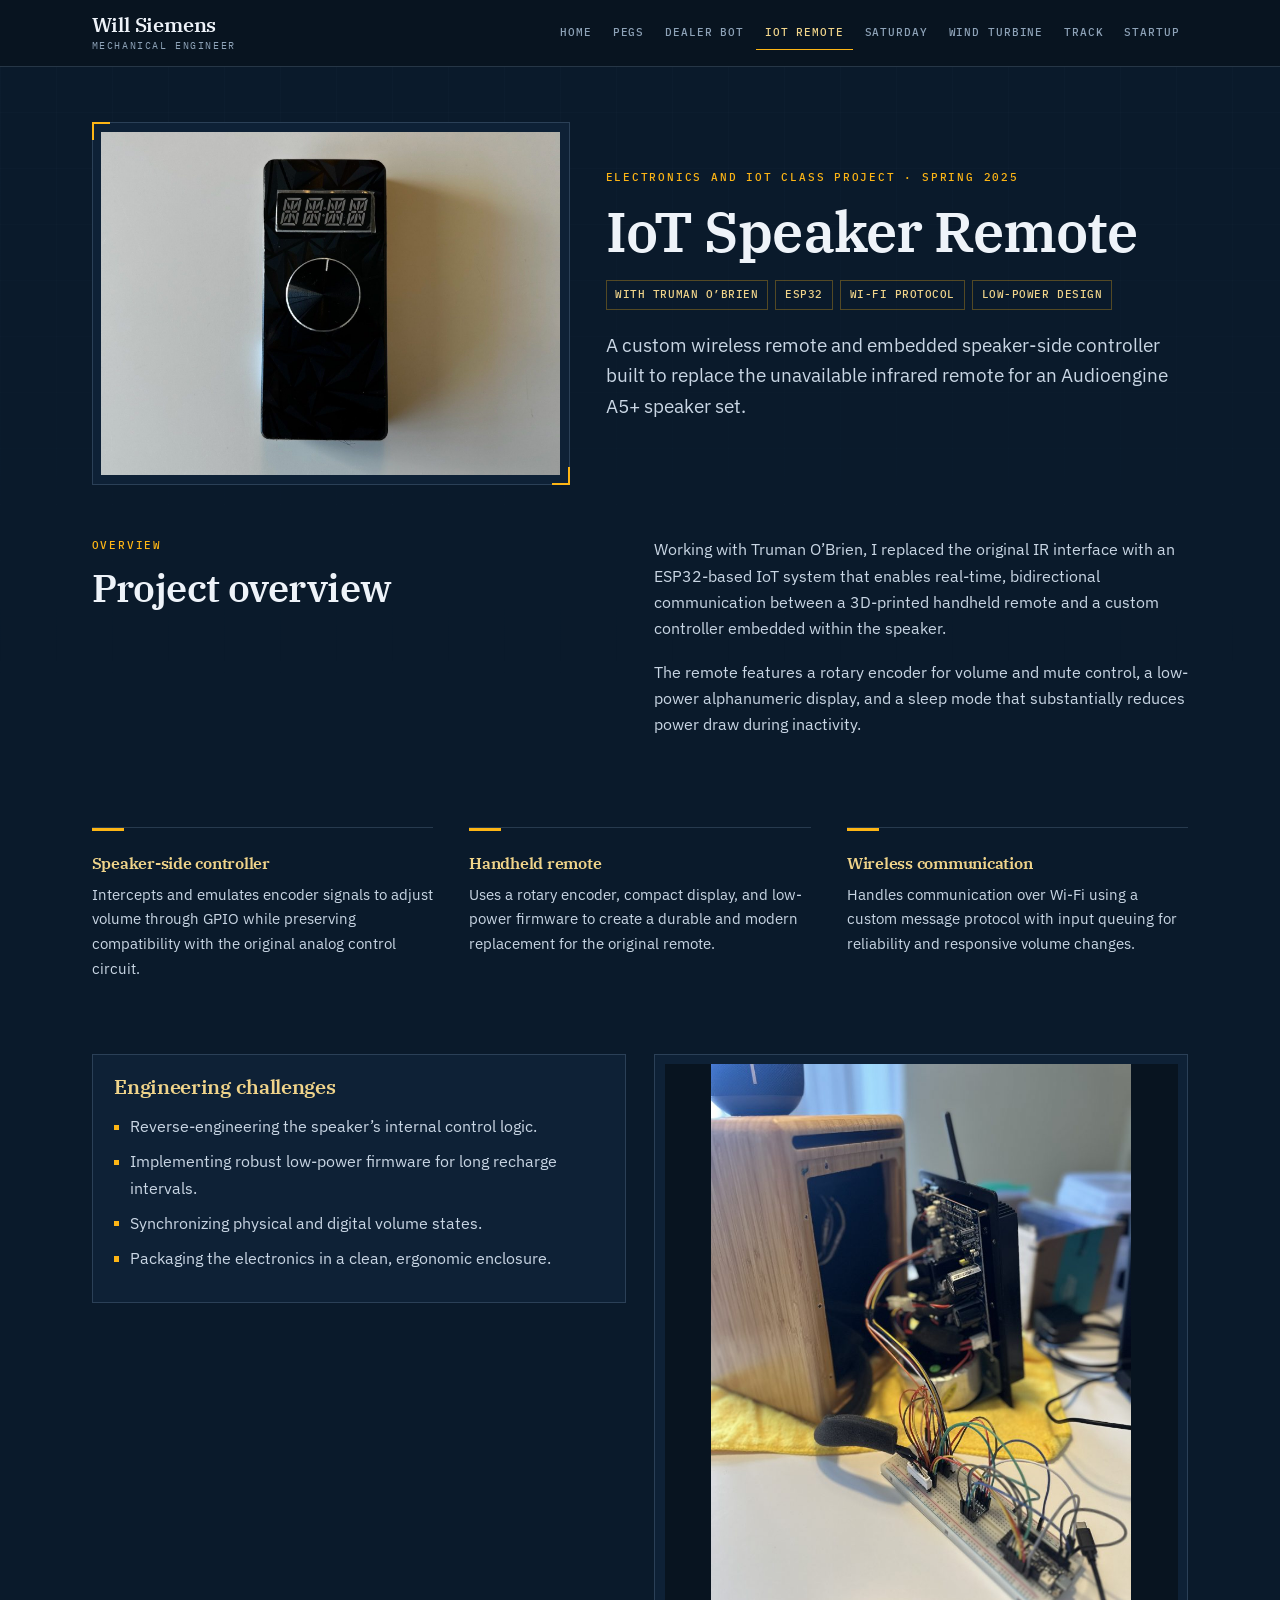
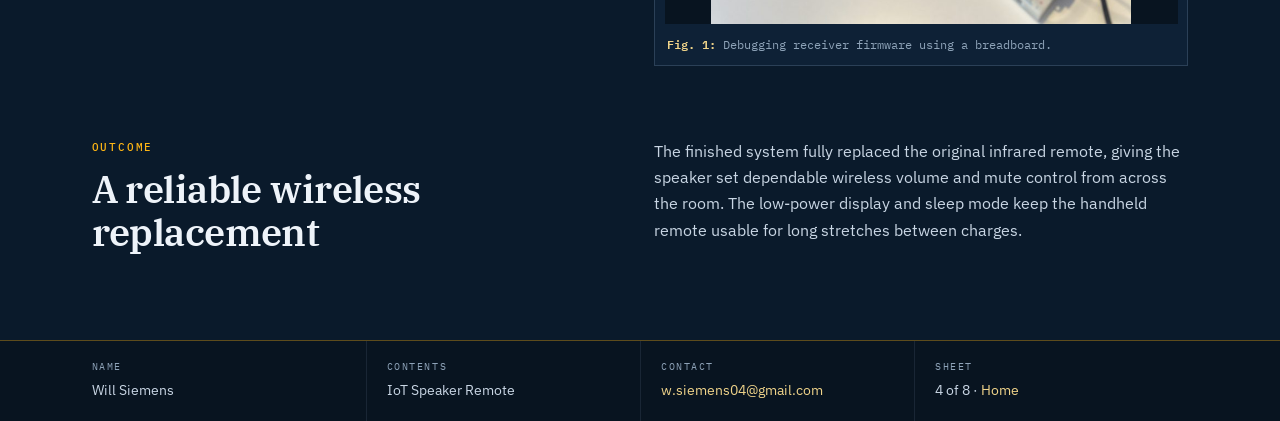
<file: iot-remote.html>
<!DOCTYPE html>
<html lang="en">
<head>
    <meta charset="UTF-8">
    <meta name="viewport" content="width=device-width, initial-scale=1.0">
    <title>IoT Remote | Will Siemens</title>
    <meta name="description" content="IoT remote project by Will Siemens and Truman O’Brien for wireless control of an Audioengine A5+ speaker set.">
    <link rel="preconnect" href="https://fonts.googleapis.com">
    <link rel="preconnect" href="https://fonts.gstatic.com" crossorigin>
    <link href="https://fonts.googleapis.com/css2?family=IBM+Plex+Mono:wght@400;500;600&family=IBM+Plex+Sans:wght@400;500;600;700&family=IBM+Plex+Serif:wght@500;600;700&display=swap" rel="stylesheet">
    <link rel="stylesheet" href="style.css">
    <script src="script.js" defer></script>
</head>
<body>
    <header class="site-header">
        <nav class="nav-shell" aria-label="Primary navigation">
            <a class="brand" href="index.html">
                <span class="brand-name">Will Siemens</span>
                <span class="brand-tagline">Mechanical Engineer</span>
            </a>
            <ul class="nav-links">
                <li><a href="index.html">Home</a></li>
                <li><a href="pegs.html">PeGS</a></li>
                <li><a href="dealer-bot.html">Dealer Bot</a></li>
                <li><a class="active" href="iot-remote.html" aria-current="page">IoT Remote</a></li>
                <li><a href="saturday-projects.html">Saturday</a></li>
                <li><a href="wind-turbine.html">Wind Turbine</a></li>
                <li><a href="track.html">Track</a></li>
                <li><a href="startup.html">Startup</a></li>
            </ul>
        </nav>
    </header>

    <main class="page-shell">
        <section class="project-hero reverse">
            <div class="project-copy">
                <p class="eyebrow">Electronics and IoT class project · Spring 2025</p>
                <h1>IoT Speaker Remote</h1>
                <div class="project-meta">
                    <span class="meta-pill">With Truman O’Brien</span>
                    <span class="meta-pill">ESP32</span>
                    <span class="meta-pill">Wi-Fi protocol</span>
                    <span class="meta-pill">Low-power design</span>
                </div>
                <p class="lede">A custom wireless remote and embedded speaker-side controller built to replace the unavailable infrared remote for an Audioengine A5+ speaker set.</p>
            </div>
            <div class="project-media contain">
                <img src="photos/ME100Remotewhite-edited.jpg" alt="Custom IoT remote">
            </div>
        </section>

        <section class="two-column section-tight">
            <div>
                <p class="eyebrow">Overview</p>
                <h2>Project overview</h2>
            </div>
            <div>
                <p>Working with Truman O’Brien, I replaced the original IR interface with an ESP32-based IoT system that enables real-time, bidirectional communication between a 3D-printed handheld remote and a custom controller embedded within the speaker.</p>
                <p>The remote features a rotary encoder for volume and mute control, a low-power alphanumeric display, and a sleep mode that substantially reduces power draw during inactivity.</p>
            </div>
        </section>

        <section class="section">
            <div class="specs-grid">
                <div class="spec-box">
                    <h4>Speaker-side controller</h4>
                    <p>Intercepts and emulates encoder signals to adjust volume through GPIO while preserving compatibility with the original analog control circuit.</p>
                </div>
                <div class="spec-box">
                    <h4>Handheld remote</h4>
                    <p>Uses a rotary encoder, compact display, and low-power firmware to create a durable and modern replacement for the original remote.</p>
                </div>
                <div class="spec-box">
                    <h4>Wireless communication</h4>
                    <p>Handles communication over Wi-Fi using a custom message protocol with input queuing for reliability and responsive volume changes.</p>
                </div>
            </div>
        </section>

        <section class="section two-column">
            <div class="feature-panel">
                <h3>Engineering challenges</h3>
                <ul class="clean-list">
                    <li>Reverse-engineering the speaker’s internal control logic.</li>
                    <li>Implementing robust low-power firmware for long recharge intervals.</li>
                    <li>Synchronizing physical and digital volume states.</li>
                    <li>Packaging the electronics in a clean, ergonomic enclosure.</li>
                </ul>
            </div>
            <div class="image-box">
                <img src="photos/IMG_8892-768x1024.jpg" alt="Debugging receiver firmware on a breadboard">
                <p class="caption"><strong>Fig. 1:</strong> Debugging receiver firmware using a breadboard.</p>
            </div>
        </section>

        <section class="section two-column">
            <div>
                <p class="eyebrow">Outcome</p>
                <h2>A reliable wireless replacement</h2>
            </div>
            <div>
                <p>The finished system fully replaced the original infrared remote, giving the speaker set dependable wireless volume and mute control from across the room. The low-power display and sleep mode keep the handheld remote usable for long stretches between charges.</p>
            </div>
        </section>
    </main>

    <footer class="site-footer">
        <div class="footer-shell">
            <div class="tb-cell"><span class="tb-label">Name</span><span class="tb-value">Will Siemens</span></div>
            <div class="tb-cell"><span class="tb-label">Contents</span><span class="tb-value">IoT Speaker Remote</span></div>
            <div class="tb-cell"><span class="tb-label">Contact</span><span class="tb-value"><a href="mailto:w.siemens04@gmail.com">w.siemens04@gmail.com</a></span></div>
            <div class="tb-cell"><span class="tb-label">Sheet</span><span class="tb-value">4 of 8 · <a href="index.html">Home</a></span></div>
        </div>
    </footer>
</body>
</html>
</file>
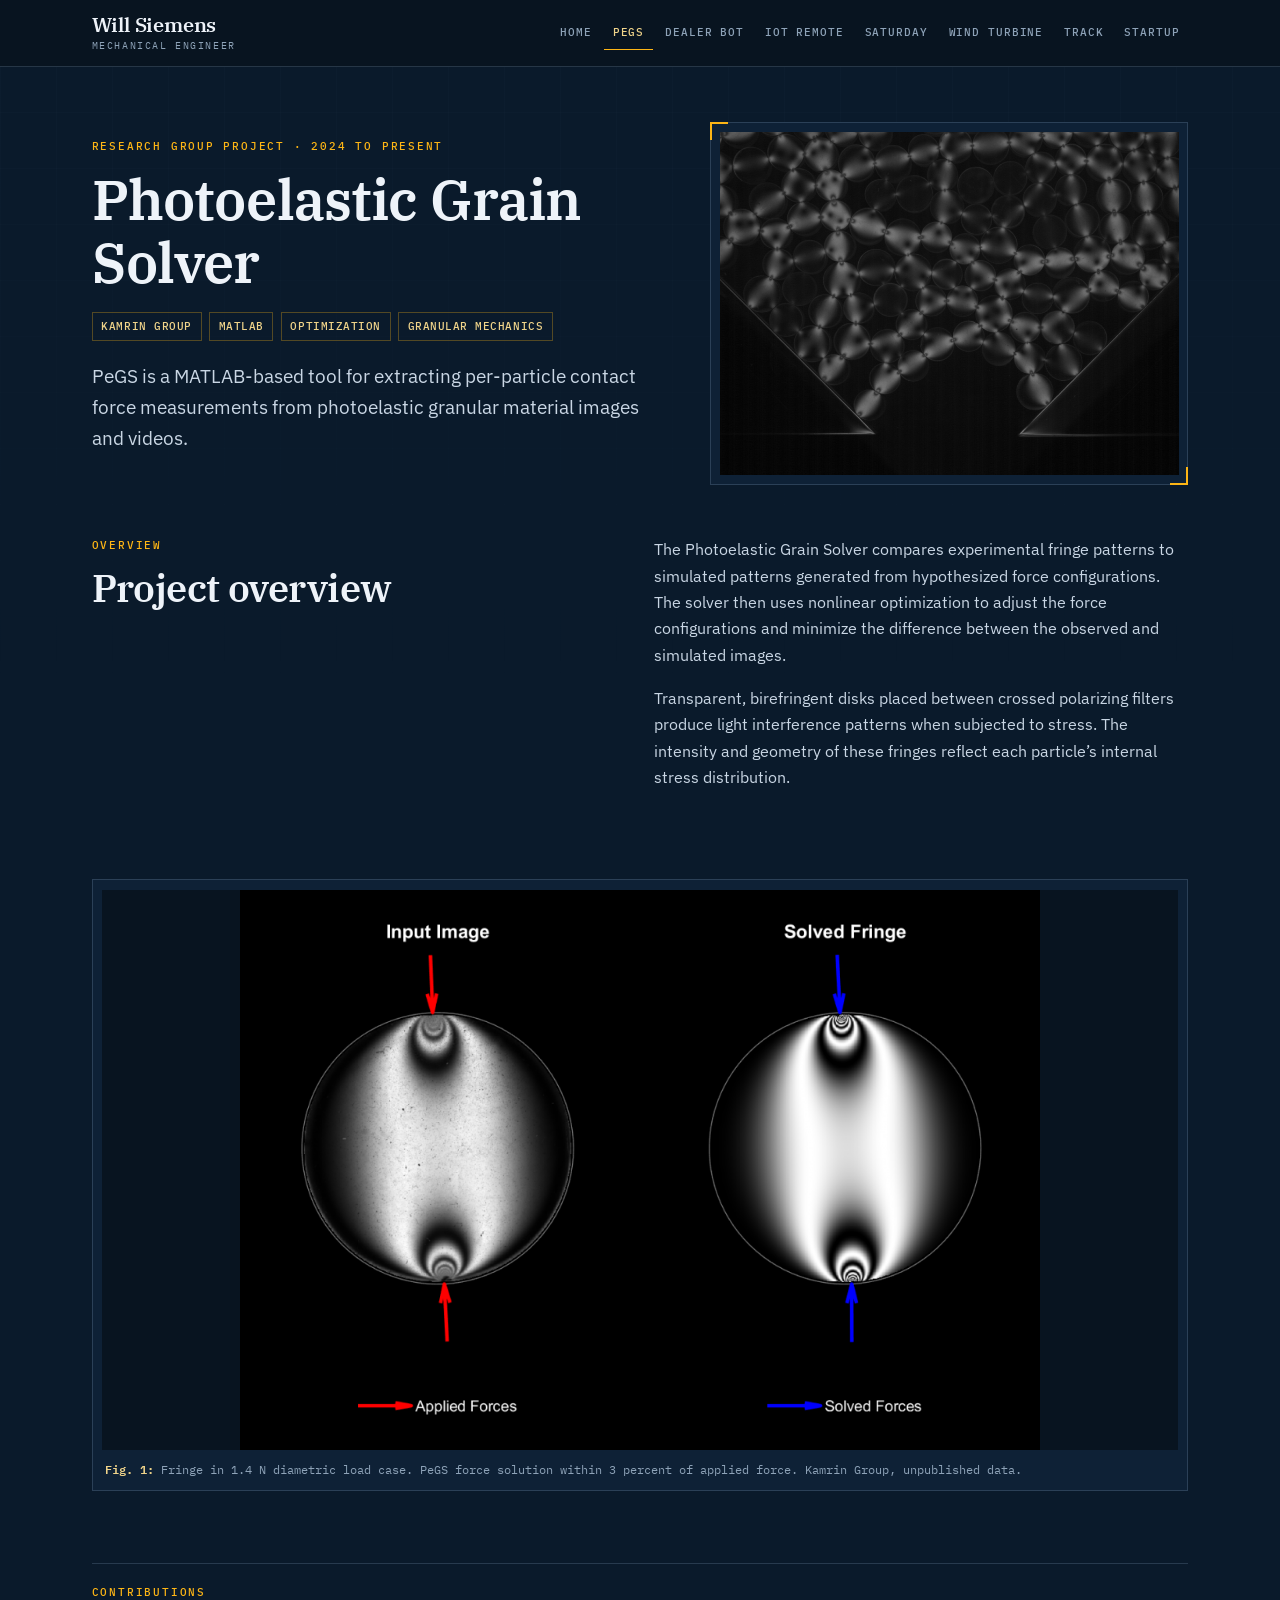
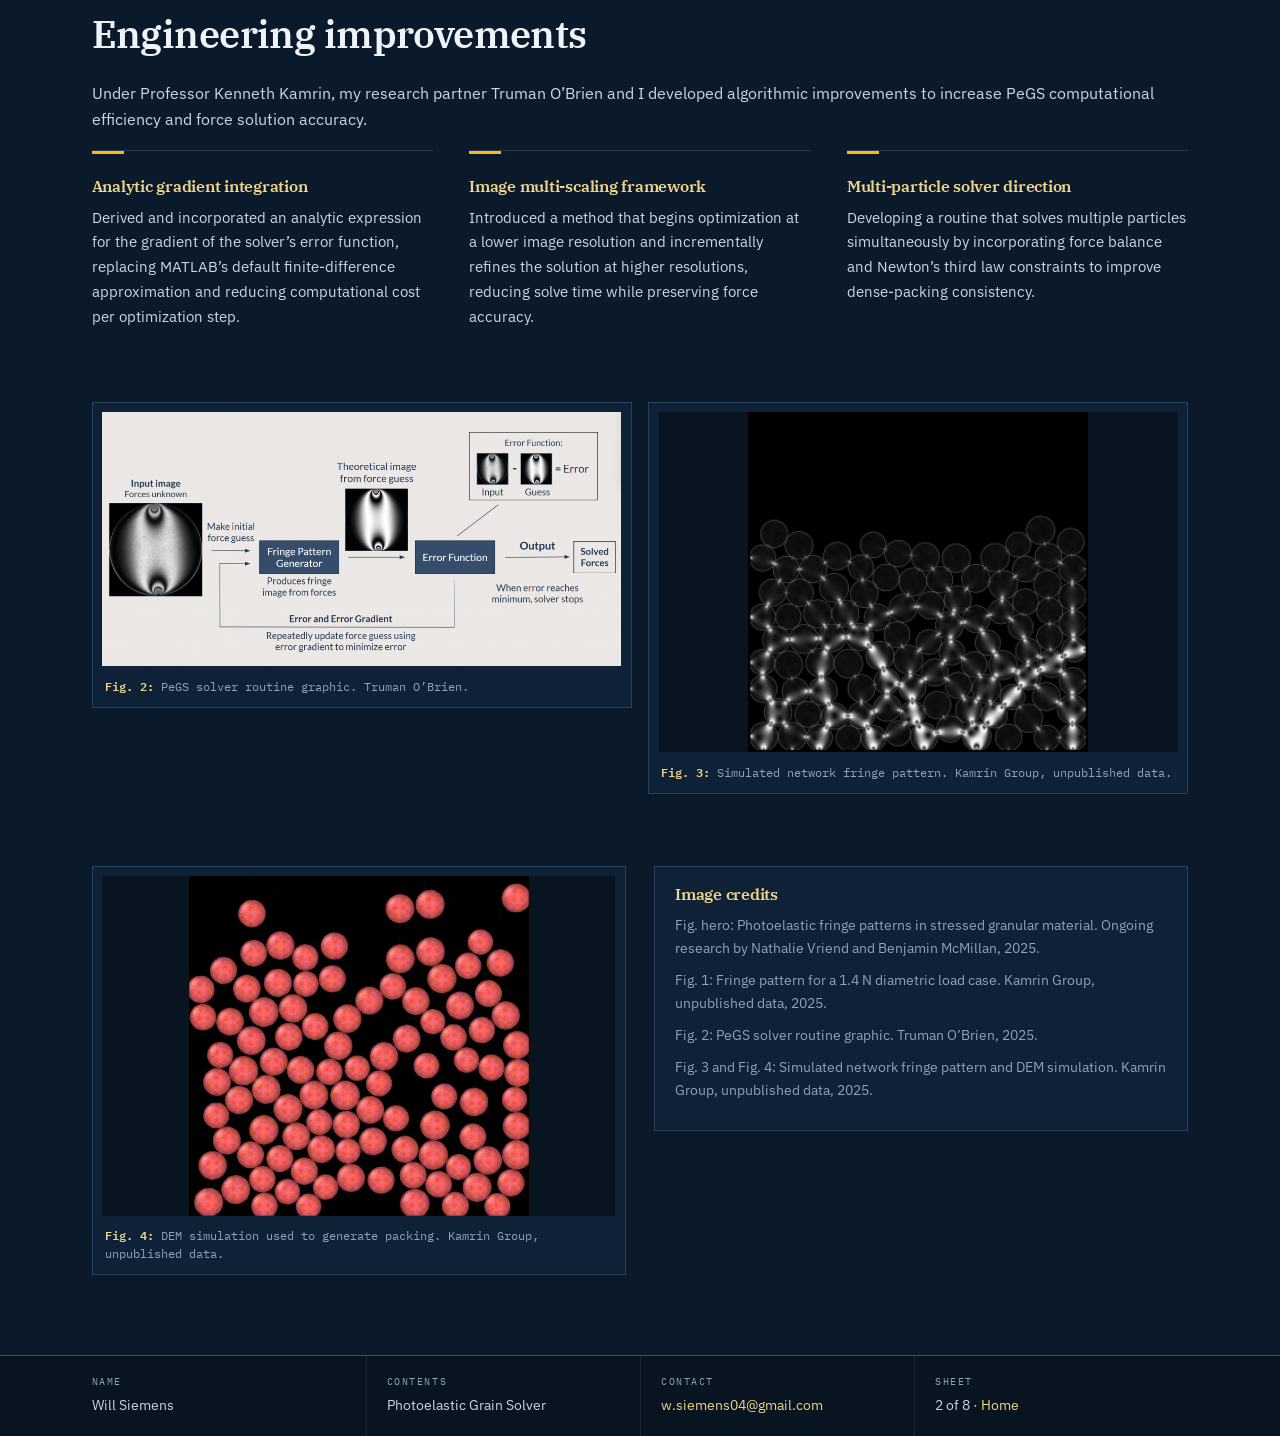
<file: pegs.html>
<!DOCTYPE html>
<html lang="en">
<head>
    <meta charset="UTF-8">
    <meta name="viewport" content="width=device-width, initial-scale=1.0">
    <title>PeGS | Will Siemens</title>
    <meta name="description" content="Photoelastic Grain Solver research project by Will Siemens, focused on MATLAB optimization for granular material force extraction.">
    <link rel="preconnect" href="https://fonts.googleapis.com">
    <link rel="preconnect" href="https://fonts.gstatic.com" crossorigin>
    <link href="https://fonts.googleapis.com/css2?family=IBM+Plex+Mono:wght@400;500;600&family=IBM+Plex+Sans:wght@400;500;600;700&family=IBM+Plex+Serif:wght@500;600;700&display=swap" rel="stylesheet">
    <link rel="stylesheet" href="style.css">
    <script src="script.js" defer></script>
</head>
<body>
    <header class="site-header">
        <nav class="nav-shell" aria-label="Primary navigation">
            <a class="brand" href="index.html">
                <span class="brand-name">Will Siemens</span>
                <span class="brand-tagline">Mechanical Engineer</span>
            </a>
            <ul class="nav-links">
                <li><a href="index.html">Home</a></li>
                <li><a class="active" href="pegs.html" aria-current="page">PeGS</a></li>
                <li><a href="dealer-bot.html">Dealer Bot</a></li>
                <li><a href="iot-remote.html">IoT Remote</a></li>
                <li><a href="saturday-projects.html">Saturday</a></li>
                <li><a href="wind-turbine.html">Wind Turbine</a></li>
                <li><a href="track.html">Track</a></li>
                <li><a href="startup.html">Startup</a></li>
            </ul>
        </nav>
    </header>

    <main class="page-shell">
        <section class="project-hero">
            <div class="project-copy">
                <p class="eyebrow">Research group project · 2024 to present</p>
                <h1>Photoelastic Grain Solver</h1>
                <div class="project-meta">
                    <span class="meta-pill">Kamrin Group</span>
                    <span class="meta-pill">MATLAB</span>
                    <span class="meta-pill">Optimization</span>
                    <span class="meta-pill">Granular mechanics</span>
                </div>
                <p class="lede">PeGS is a MATLAB-based tool for extracting per-particle contact force measurements from photoelastic granular material images and videos.</p>
            </div>
            <div class="project-media">
                <img src="photos/hopper1-1024x640.png" alt="Photoelastic granular material hopper">
            </div>
        </section>

        <section class="two-column section-tight">
            <div>
                <p class="eyebrow">Overview</p>
                <h2>Project overview</h2>
            </div>
            <div>
                <p>The Photoelastic Grain Solver compares experimental fringe patterns to simulated patterns generated from hypothesized force configurations. The solver then uses nonlinear optimization to adjust the force configurations and minimize the difference between the observed and simulated images.</p>
                <p>Transparent, birefringent disks placed between crossed polarizing filters produce light interference patterns when subjected to stress. The intensity and geometry of these fringes reflect each particle’s internal stress distribution.</p>
            </div>
        </section>

        <section class="section">
            <div class="image-box">
                <img src="photos/Diametric-Load-1024x717.png" alt="Fringe pattern comparison for a diametric load case">
                <p class="caption"><strong>Fig. 1:</strong> Fringe in 1.4 N diametric load case. PeGS force solution within 3 percent of applied force. Kamrin Group, unpublished data.</p>
            </div>
        </section>

        <section class="section">
            <div class="section-header">
                <div>
                    <p class="eyebrow">Contributions</p>
                    <h2>Engineering improvements</h2>
                </div>
            </div>
            <p>Under Professor Kenneth Kamrin, my research partner Truman O’Brien and I developed algorithmic improvements to increase PeGS computational efficiency and force solution accuracy.</p>
            <div class="specs-grid">
                <div class="spec-box">
                    <h4>Analytic gradient integration</h4>
                    <p>Derived and incorporated an analytic expression for the gradient of the solver’s error function, replacing MATLAB’s default finite-difference approximation and reducing computational cost per optimization step.</p>
                </div>
                <div class="spec-box">
                    <h4>Image multi-scaling framework</h4>
                    <p>Introduced a method that begins optimization at a lower image resolution and incrementally refines the solution at higher resolutions, reducing solve time while preserving force accuracy.</p>
                </div>
                <div class="spec-box">
                    <h4>Multi-particle solver direction</h4>
                    <p>Developing a routine that solves multiple particles simultaneously by incorporating force balance and Newton’s third law constraints to improve dense-packing consistency.</p>
                </div>
            </div>
        </section>

        <section class="section media-grid">
            <div class="image-box image-compact">
                <img src="photos/Screenshot-2026-02-08-111845-1024x501.png" alt="PeGS solver routine graphic">
                <p class="caption"><strong>Fig. 2:</strong> PeGS solver routine graphic. Truman O’Brien.</p>
            </div>
            <div class="image-box image-compact">
                <img src="photos/basket_1_fringe-300x300.png" alt="Simulated network fringe pattern">
                <p class="caption"><strong>Fig. 3:</strong> Simulated network fringe pattern. Kamrin Group, unpublished data.</p>
            </div>
        </section>

        <section class="section two-column">
            <div class="image-box image-compact">
                <img src="photos/basket_1_video.gif" alt="DEM simulation used to generate a packing">
                <p class="caption"><strong>Fig. 4:</strong> DEM simulation used to generate packing. Kamrin Group, unpublished data.</p>
            </div>
            <div class="credit-block">
                <h4>Image credits</h4>
                <p>Fig. hero: Photoelastic fringe patterns in stressed granular material. Ongoing research by Nathalie Vriend and Benjamin McMillan, 2025.</p>
                <p>Fig. 1: Fringe pattern for a 1.4 N diametric load case. Kamrin Group, unpublished data, 2025.</p>
                <p>Fig. 2: PeGS solver routine graphic. Truman O’Brien, 2025.</p>
                <p>Fig. 3 and Fig. 4: Simulated network fringe pattern and DEM simulation. Kamrin Group, unpublished data, 2025.</p>
            </div>
        </section>
    </main>

    <footer class="site-footer">
        <div class="footer-shell">
            <div class="tb-cell"><span class="tb-label">Name</span><span class="tb-value">Will Siemens</span></div>
            <div class="tb-cell"><span class="tb-label">Contents</span><span class="tb-value">Photoelastic Grain Solver</span></div>
            <div class="tb-cell"><span class="tb-label">Contact</span><span class="tb-value"><a href="mailto:w.siemens04@gmail.com">w.siemens04@gmail.com</a></span></div>
            <div class="tb-cell"><span class="tb-label">Sheet</span><span class="tb-value">2 of 8 · <a href="index.html">Home</a></span></div>
        </div>
    </footer>
</body>
</html>
</file>
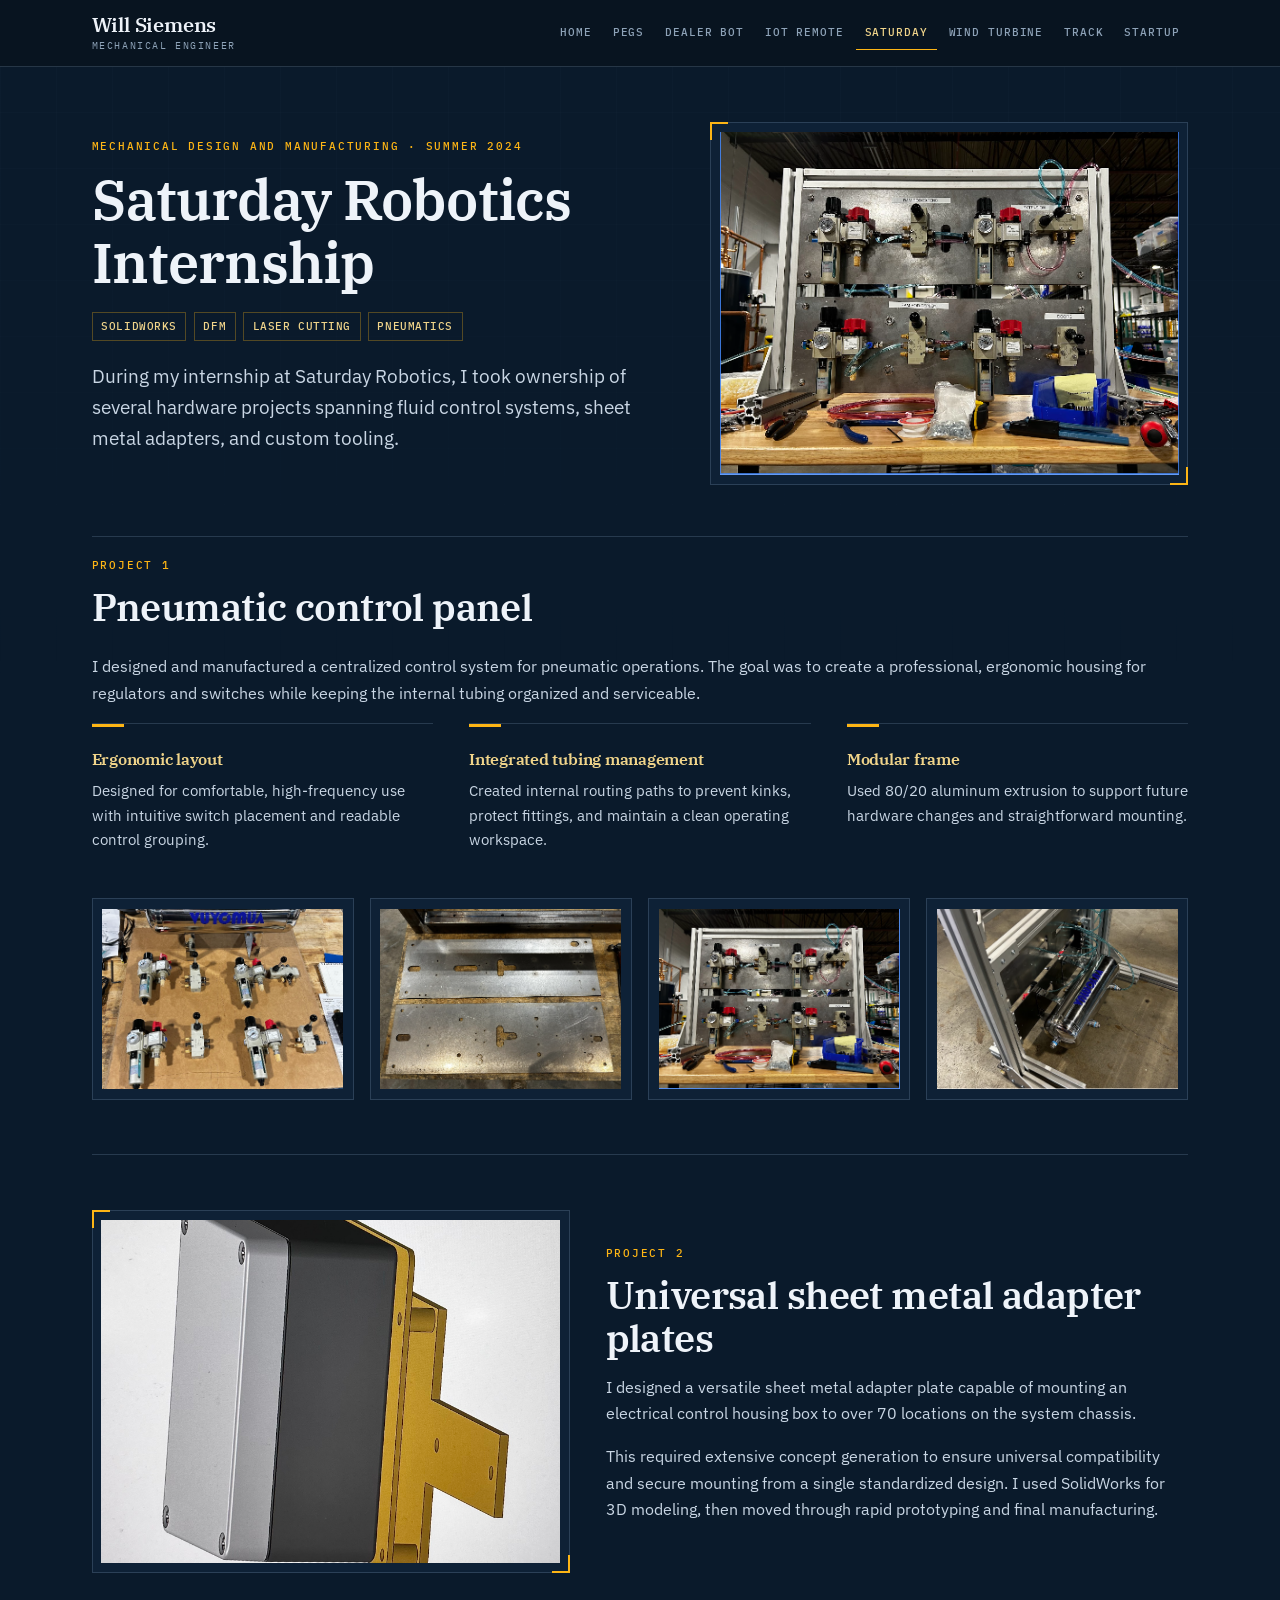
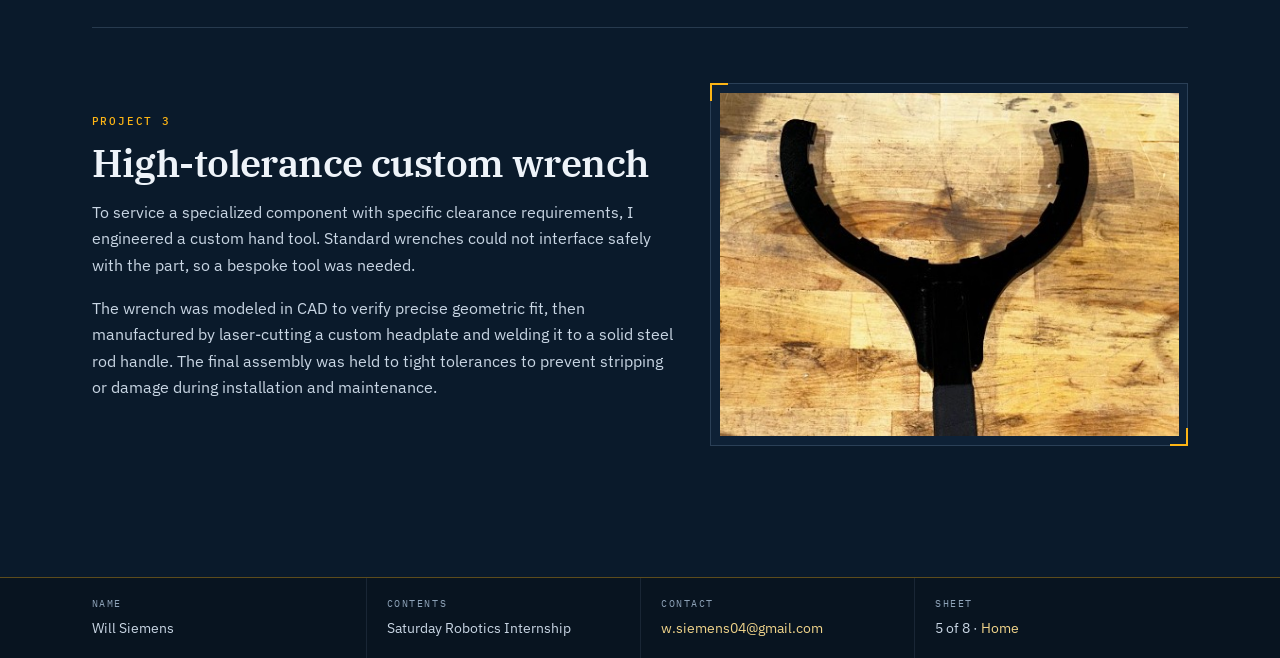
<file: saturday-projects.html>
<!DOCTYPE html>
<html lang="en">
<head>
    <meta charset="UTF-8">
    <meta name="viewport" content="width=device-width, initial-scale=1.0">
    <title>Saturday Robotics Internship | Will Siemens</title>
    <meta name="description" content="Saturday Robotics internship projects by Will Siemens, including pneumatic control panels, sheet metal adapter plates, and custom tooling.">
    <link rel="preconnect" href="https://fonts.googleapis.com">
    <link rel="preconnect" href="https://fonts.gstatic.com" crossorigin>
    <link href="https://fonts.googleapis.com/css2?family=IBM+Plex+Mono:wght@400;500;600&family=IBM+Plex+Sans:wght@400;500;600;700&family=IBM+Plex+Serif:wght@500;600;700&display=swap" rel="stylesheet">
    <link rel="stylesheet" href="style.css">
    <script src="script.js" defer></script>
</head>
<body>
    <header class="site-header">
        <nav class="nav-shell" aria-label="Primary navigation">
            <a class="brand" href="index.html">
                <span class="brand-name">Will Siemens</span>
                <span class="brand-tagline">Mechanical Engineer</span>
            </a>
            <ul class="nav-links">
                <li><a href="index.html">Home</a></li>
                <li><a href="pegs.html">PeGS</a></li>
                <li><a href="dealer-bot.html">Dealer Bot</a></li>
                <li><a href="iot-remote.html">IoT Remote</a></li>
                <li><a class="active" href="saturday-projects.html" aria-current="page">Saturday</a></li>
                <li><a href="wind-turbine.html">Wind Turbine</a></li>
                <li><a href="track.html">Track</a></li>
                <li><a href="startup.html">Startup</a></li>
            </ul>
        </nav>
    </header>

    <main class="page-shell">
        <section class="project-hero">
            <div class="project-copy">
                <p class="eyebrow">Mechanical design and manufacturing · Summer 2024</p>
                <h1>Saturday Robotics Internship</h1>
                <div class="project-meta">
                    <span class="meta-pill">SolidWorks</span>
                    <span class="meta-pill">DFM</span>
                    <span class="meta-pill">Laser cutting</span>
                    <span class="meta-pill">Pneumatics</span>
                </div>
                <p class="lede">During my internship at Saturday Robotics, I took ownership of several hardware projects spanning fluid control systems, sheet metal adapters, and custom tooling.</p>
            </div>
            <div class="project-media">
                <img src="photos/pneumatic-front.jpg" alt="Pneumatic control panel front view">
            </div>
        </section>

        <section class="section-tight">
            <div class="section-header">
                <div>
                    <p class="eyebrow">Project 1</p>
                    <h2>Pneumatic control panel</h2>
                </div>
            </div>
            <p>I designed and manufactured a centralized control system for pneumatic operations. The goal was to create a professional, ergonomic housing for regulators and switches while keeping the internal tubing organized and serviceable.</p>
            <div class="specs-grid">
                <div class="spec-box">
                    <h4>Ergonomic layout</h4>
                    <p>Designed for comfortable, high-frequency use with intuitive switch placement and readable control grouping.</p>
                </div>
                <div class="spec-box">
                    <h4>Integrated tubing management</h4>
                    <p>Created internal routing paths to prevent kinks, protect fittings, and maintain a clean operating workspace.</p>
                </div>
                <div class="spec-box">
                    <h4>Modular frame</h4>
                    <p>Used 80/20 aluminum extrusion to support future hardware changes and straightforward mounting.</p>
                </div>
            </div>
            <div class="media-grid four section-tight">
                <div class="media-card"><img src="photos/pneumatic-layout.jpg" alt="Initial pneumatic component layout"></div>
                <div class="media-card"><img src="photos/pneumatic-plates.jpg" alt="Laser cut mounting plates"></div>
                <div class="media-card"><img src="photos/pneumatic-front.jpg" alt="Assembled panel front view"></div>
                <div class="media-card"><img src="photos/pneumatic-back.jpg" alt="Assembled panel back view"></div>
            </div>
        </section>

        <div class="divider"></div>

        <section>
            <div class="project-hero reverse">
                <div class="project-copy">
                    <p class="eyebrow">Project 2</p>
                    <h2>Universal sheet metal adapter plates</h2>
                    <p>I designed a versatile sheet metal adapter plate capable of mounting an electrical control housing box to over 70 locations on the system chassis.</p>
                    <p>This required extensive concept generation to ensure universal compatibility and secure mounting from a single standardized design. I used SolidWorks for 3D modeling, then moved through rapid prototyping and final manufacturing.</p>
                </div>
                <div class="project-media">
                    <img src="photos/adapter-plates.jpg" alt="Sheet metal adapter plates">
                </div>
            </div>
        </section>

        <div class="divider"></div>

        <section>
            <div class="project-hero">
                <div class="project-copy">
                    <p class="eyebrow">Project 3</p>
                    <h2>High-tolerance custom wrench</h2>
                    <p>To service a specialized component with specific clearance requirements, I engineered a custom hand tool. Standard wrenches could not interface safely with the part, so a bespoke tool was needed.</p>
                    <p>The wrench was modeled in CAD to verify precise geometric fit, then manufactured by laser-cutting a custom headplate and welding it to a solid steel rod handle. The final assembly was held to tight tolerances to prevent stripping or damage during installation and maintenance.</p>
                </div>
                <div class="project-media">
                    <img src="photos/custom-wrench.jpg" alt="Custom laser cut wrench">
                </div>
            </div>
        </section>
    </main>

    <footer class="site-footer">
        <div class="footer-shell">
            <div class="tb-cell"><span class="tb-label">Name</span><span class="tb-value">Will Siemens</span></div>
            <div class="tb-cell"><span class="tb-label">Contents</span><span class="tb-value">Saturday Robotics Internship</span></div>
            <div class="tb-cell"><span class="tb-label">Contact</span><span class="tb-value"><a href="mailto:w.siemens04@gmail.com">w.siemens04@gmail.com</a></span></div>
            <div class="tb-cell"><span class="tb-label">Sheet</span><span class="tb-value">5 of 8 · <a href="index.html">Home</a></span></div>
        </div>
    </footer>
</body>
</html>
</file>
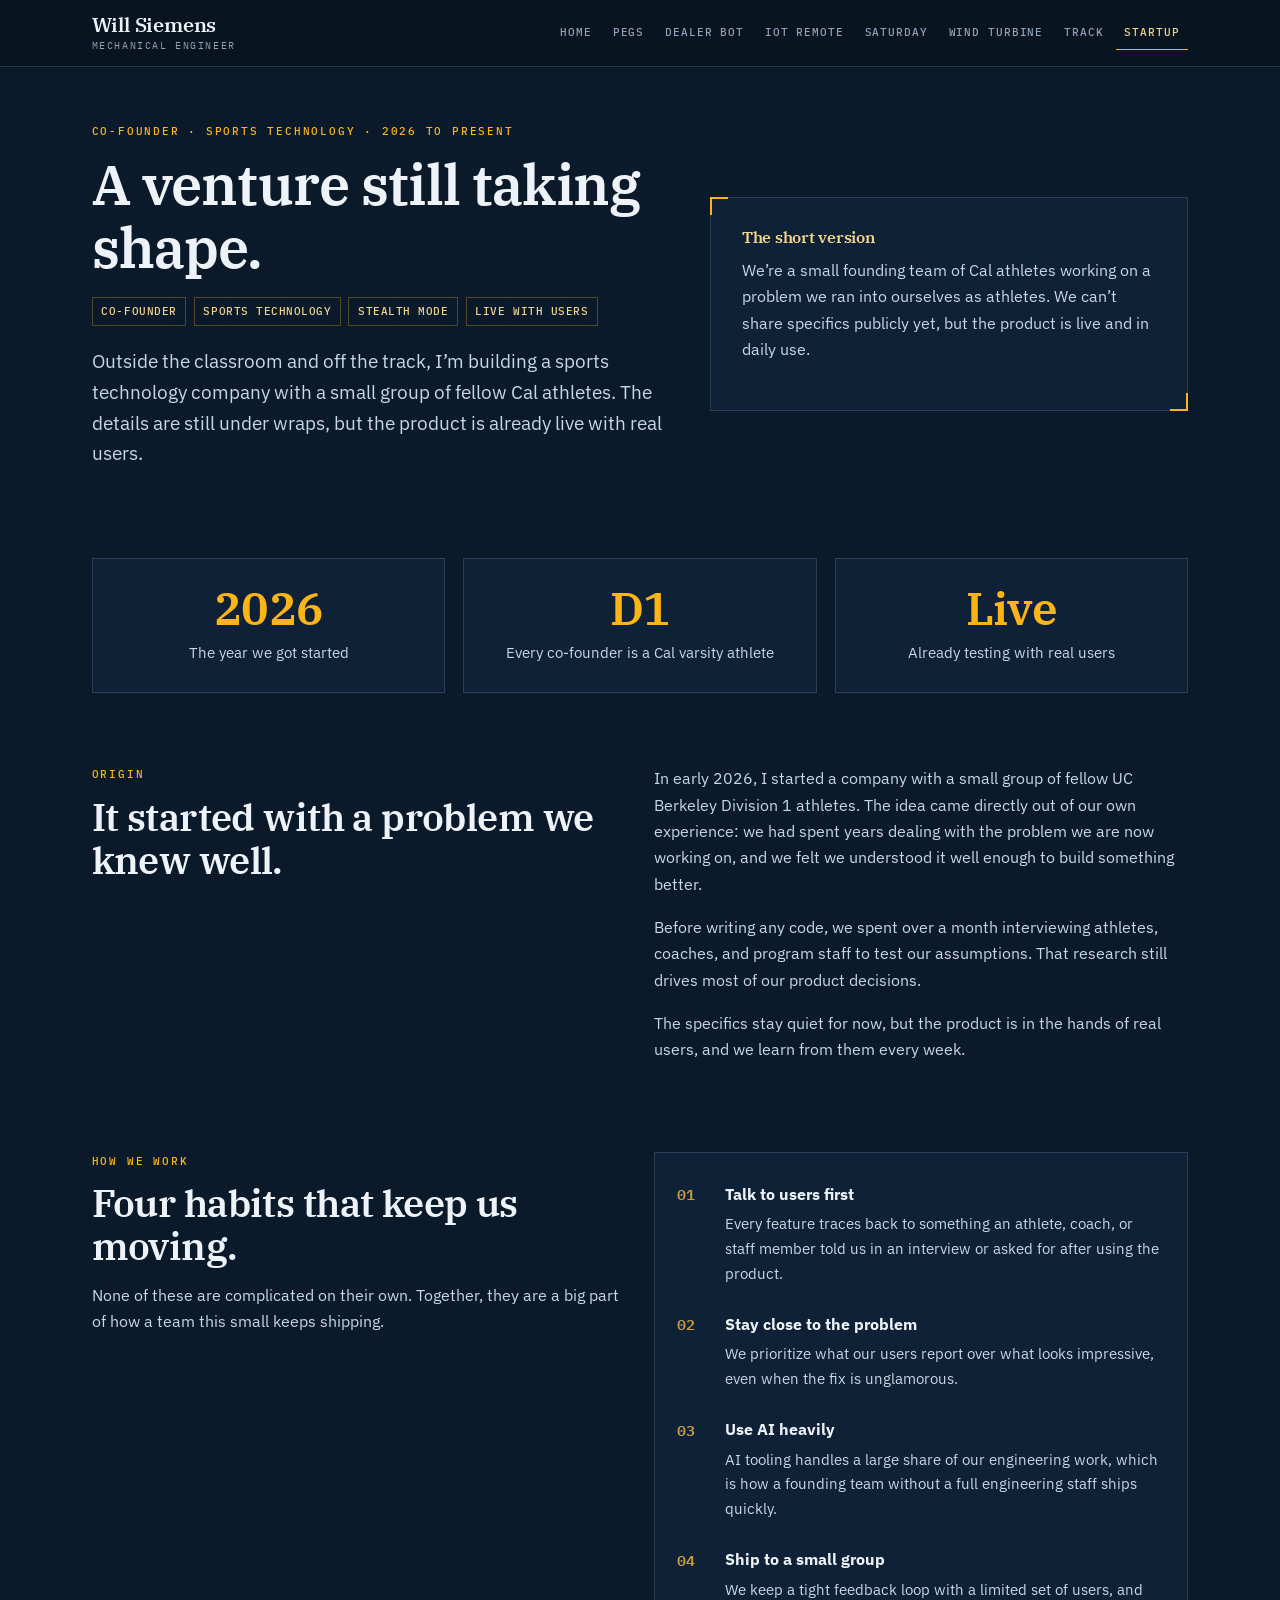
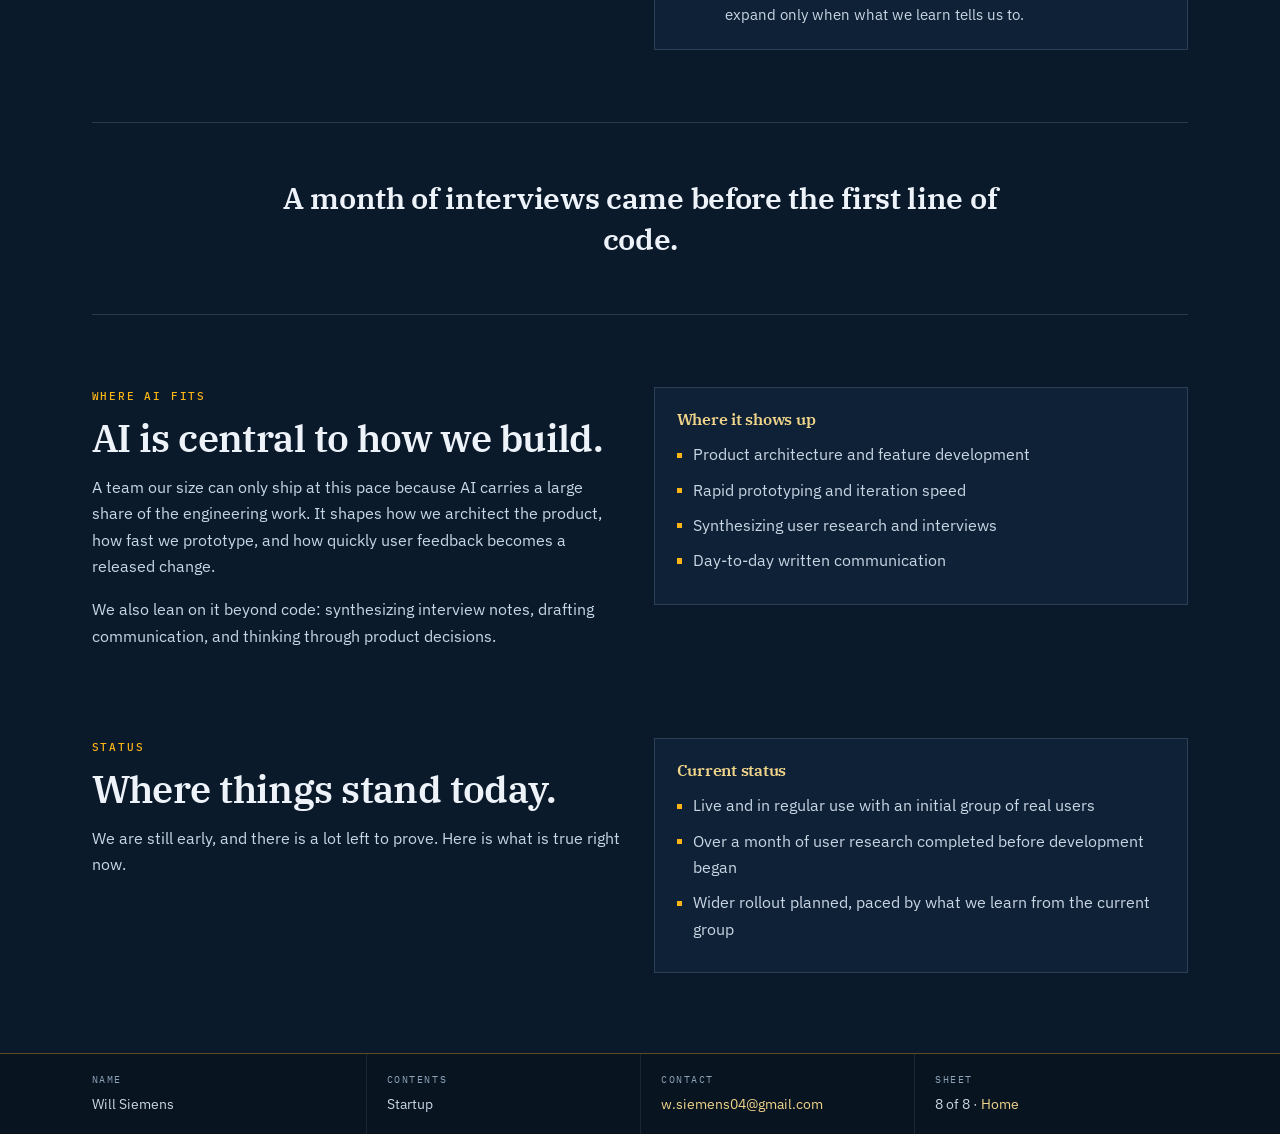
<file: startup.html>
<!DOCTYPE html>
<html lang="en">
<head>
    <meta charset="UTF-8">
    <meta name="viewport" content="width=device-width, initial-scale=1.0">
    <title>Startup | Will Siemens</title>
    <meta name="description" content="Will Siemens is co-founder of an AI-native sports technology company built by UC Berkeley Division 1 athletes, currently live with real users.">
    <link rel="preconnect" href="https://fonts.googleapis.com">
    <link rel="preconnect" href="https://fonts.gstatic.com" crossorigin>
    <link href="https://fonts.googleapis.com/css2?family=IBM+Plex+Mono:wght@400;500;600&family=IBM+Plex+Sans:wght@400;500;600;700&family=IBM+Plex+Serif:wght@500;600;700&display=swap" rel="stylesheet">
    <link rel="stylesheet" href="style.css">
    <script src="script.js" defer></script>

    <style>
        /* Startup-page-only additions */
        .process-list {
            list-style: none;
            padding: 0;
            margin-top: 0.4rem;
            counter-reset: process;
        }

        .process-list li {
            position: relative;
            padding-left: 3rem;
            margin-bottom: 1.5rem;
        }

        .process-list li:last-child {
            margin-bottom: 0;
        }

        .process-list li::before {
            counter-increment: process;
            content: counter(process, decimal-leading-zero);
            position: absolute;
            left: 0;
            top: 0.1rem;
            font-family: var(--font-mono);
            font-weight: 600;
            font-size: 0.95rem;
            color: var(--gold-dim);
        }

        .process-list strong {
            display: block;
            color: var(--ink);
            margin-bottom: 0.3rem;
            font-size: 1.02rem;
        }

        .process-list p {
            margin: 0;
            font-size: 0.94rem;
        }

        .statement {
            max-width: 780px;
            margin: 0 auto;
            text-align: center;
        }

        .short-version {
            display: flex;
        }

        .short-version .feature-panel {
            flex: 1;
            border: 0;
        }

        .statement p {
            font-family: var(--font-serif);
            font-weight: 600;
            font-size: clamp(1.3rem, 3vw, 1.9rem);
            line-height: 1.35;
            letter-spacing: -0.01em;
            color: var(--ink);
            margin: 0;
        }
    </style>
</head>
<body>
    <header class="site-header">
        <nav class="nav-shell" aria-label="Primary navigation">
            <a class="brand" href="index.html">
                <span class="brand-name">Will Siemens</span>
                <span class="brand-tagline">Mechanical Engineer</span>
            </a>
            <ul class="nav-links">
                <li><a href="index.html">Home</a></li>
                <li><a href="pegs.html">PeGS</a></li>
                <li><a href="dealer-bot.html">Dealer Bot</a></li>
                <li><a href="iot-remote.html">IoT Remote</a></li>
                <li><a href="saturday-projects.html">Saturday</a></li>
                <li><a href="wind-turbine.html">Wind Turbine</a></li>
                <li><a href="track.html">Track</a></li>
                <li><a class="active" href="startup.html" aria-current="page">Startup</a></li>
            </ul>
        </nav>
    </header>

    <main class="page-shell">
        <section class="project-hero">
            <div class="project-copy">
                <p class="eyebrow">Co-Founder · Sports Technology · 2026 to present</p>
                <h1>A venture still taking shape.</h1>
                <div class="project-meta">
                    <span class="meta-pill">Co-Founder</span>
                    <span class="meta-pill">Sports Technology</span>
                    <span class="meta-pill">Stealth Mode</span>
                    <span class="meta-pill">Live With Users</span>
                </div>
                <p class="lede">Outside the classroom and off the track, I’m building a sports technology company with a small group of fellow Cal athletes. The details are still under wraps, but the product is already live with real users.</p>
            </div>
            <div class="project-media short-version">
                <div class="feature-panel">
                    <h4>The short version</h4>
                    <p>We’re a small founding team of Cal athletes working on a problem we ran into ourselves as athletes. We can’t share specifics publicly yet, but the product is live and in daily use.</p>
                </div>
            </div>
        </section>

        <section class="section stats-grid">
            <div class="stat-card"><big>2026</big><span>The year we got started</span></div>
            <div class="stat-card"><big>D1</big><span>Every co-founder is a Cal varsity athlete</span></div>
            <div class="stat-card"><big>Live</big><span>Already testing with real users</span></div>
        </section>

        <section class="section two-column">
            <div>
                <p class="eyebrow">Origin</p>
                <h2>It started with a problem we knew well.</h2>
            </div>
            <div>
                <p>In early 2026, I started a company with a small group of fellow UC Berkeley Division 1 athletes. The idea came directly out of our own experience: we had spent years dealing with the problem we are now working on, and we felt we understood it well enough to build something better.</p>
                <p>Before writing any code, we spent over a month interviewing athletes, coaches, and program staff to test our assumptions. That research still drives most of our product decisions.</p>
                <p>The specifics stay quiet for now, but the product is in the hands of real users, and we learn from them every week.</p>
            </div>
        </section>

        <section class="section two-column">
            <div>
                <p class="eyebrow">How we work</p>
                <h2>Four habits that keep us moving.</h2>
                <p>None of these are complicated on their own. Together, they are a big part of how a team this small keeps shipping.</p>
            </div>
            <div class="feature-panel">
                <ol class="process-list">
                    <li>
                        <strong>Talk to users first</strong>
                        <p>Every feature traces back to something an athlete, coach, or staff member told us in an interview or asked for after using the product.</p>
                    </li>
                    <li>
                        <strong>Stay close to the problem</strong>
                        <p>We prioritize what our users report over what looks impressive, even when the fix is unglamorous.</p>
                    </li>
                    <li>
                        <strong>Use AI heavily</strong>
                        <p>AI tooling handles a large share of our engineering work, which is how a founding team without a full engineering staff ships quickly.</p>
                    </li>
                    <li>
                        <strong>Ship to a small group</strong>
                        <p>We keep a tight feedback loop with a limited set of users, and expand only when what we learn tells us to.</p>
                    </li>
                </ol>
            </div>
        </section>

        <section class="section">
            <div class="divider"></div>
            <div class="statement">
                <p>A month of interviews came before the first line of code.</p>
            </div>
            <div class="divider"></div>
        </section>

        <section class="section two-column">
            <div>
                <p class="eyebrow">Where AI fits</p>
                <h2>AI is central to how we build.</h2>
                <p>A team our size can only ship at this pace because AI carries a large share of the engineering work. It shapes how we architect the product, how fast we prototype, and how quickly user feedback becomes a released change.</p>
                <p>We also lean on it beyond code: synthesizing interview notes, drafting communication, and thinking through product decisions.</p>
            </div>
            <div class="feature-panel">
                <h4>Where it shows up</h4>
                <ul class="clean-list">
                    <li>Product architecture and feature development</li>
                    <li>Rapid prototyping and iteration speed</li>
                    <li>Synthesizing user research and interviews</li>
                    <li>Day-to-day written communication</li>
                </ul>
            </div>
        </section>

        <section class="section two-column">
            <div>
                <p class="eyebrow">Status</p>
                <h2>Where things stand today.</h2>
                <p>We are still early, and there is a lot left to prove. Here is what is true right now.</p>
            </div>
            <div class="feature-panel">
                <h4>Current status</h4>
                <ul class="clean-list">
                    <li>Live and in regular use with an initial group of real users</li>
                    <li>Over a month of user research completed before development began</li>
                    <li>Wider rollout planned, paced by what we learn from the current group</li>
                </ul>
            </div>
        </section>
    </main>

    <footer class="site-footer">
        <div class="footer-shell">
            <div class="tb-cell"><span class="tb-label">Name</span><span class="tb-value">Will Siemens</span></div>
            <div class="tb-cell"><span class="tb-label">Contents</span><span class="tb-value">Startup</span></div>
            <div class="tb-cell"><span class="tb-label">Contact</span><span class="tb-value"><a href="mailto:w.siemens04@gmail.com">w.siemens04@gmail.com</a></span></div>
            <div class="tb-cell"><span class="tb-label">Sheet</span><span class="tb-value">8 of 8 · <a href="index.html">Home</a></span></div>
        </div>
    </footer>
</body>
</html>
</file>
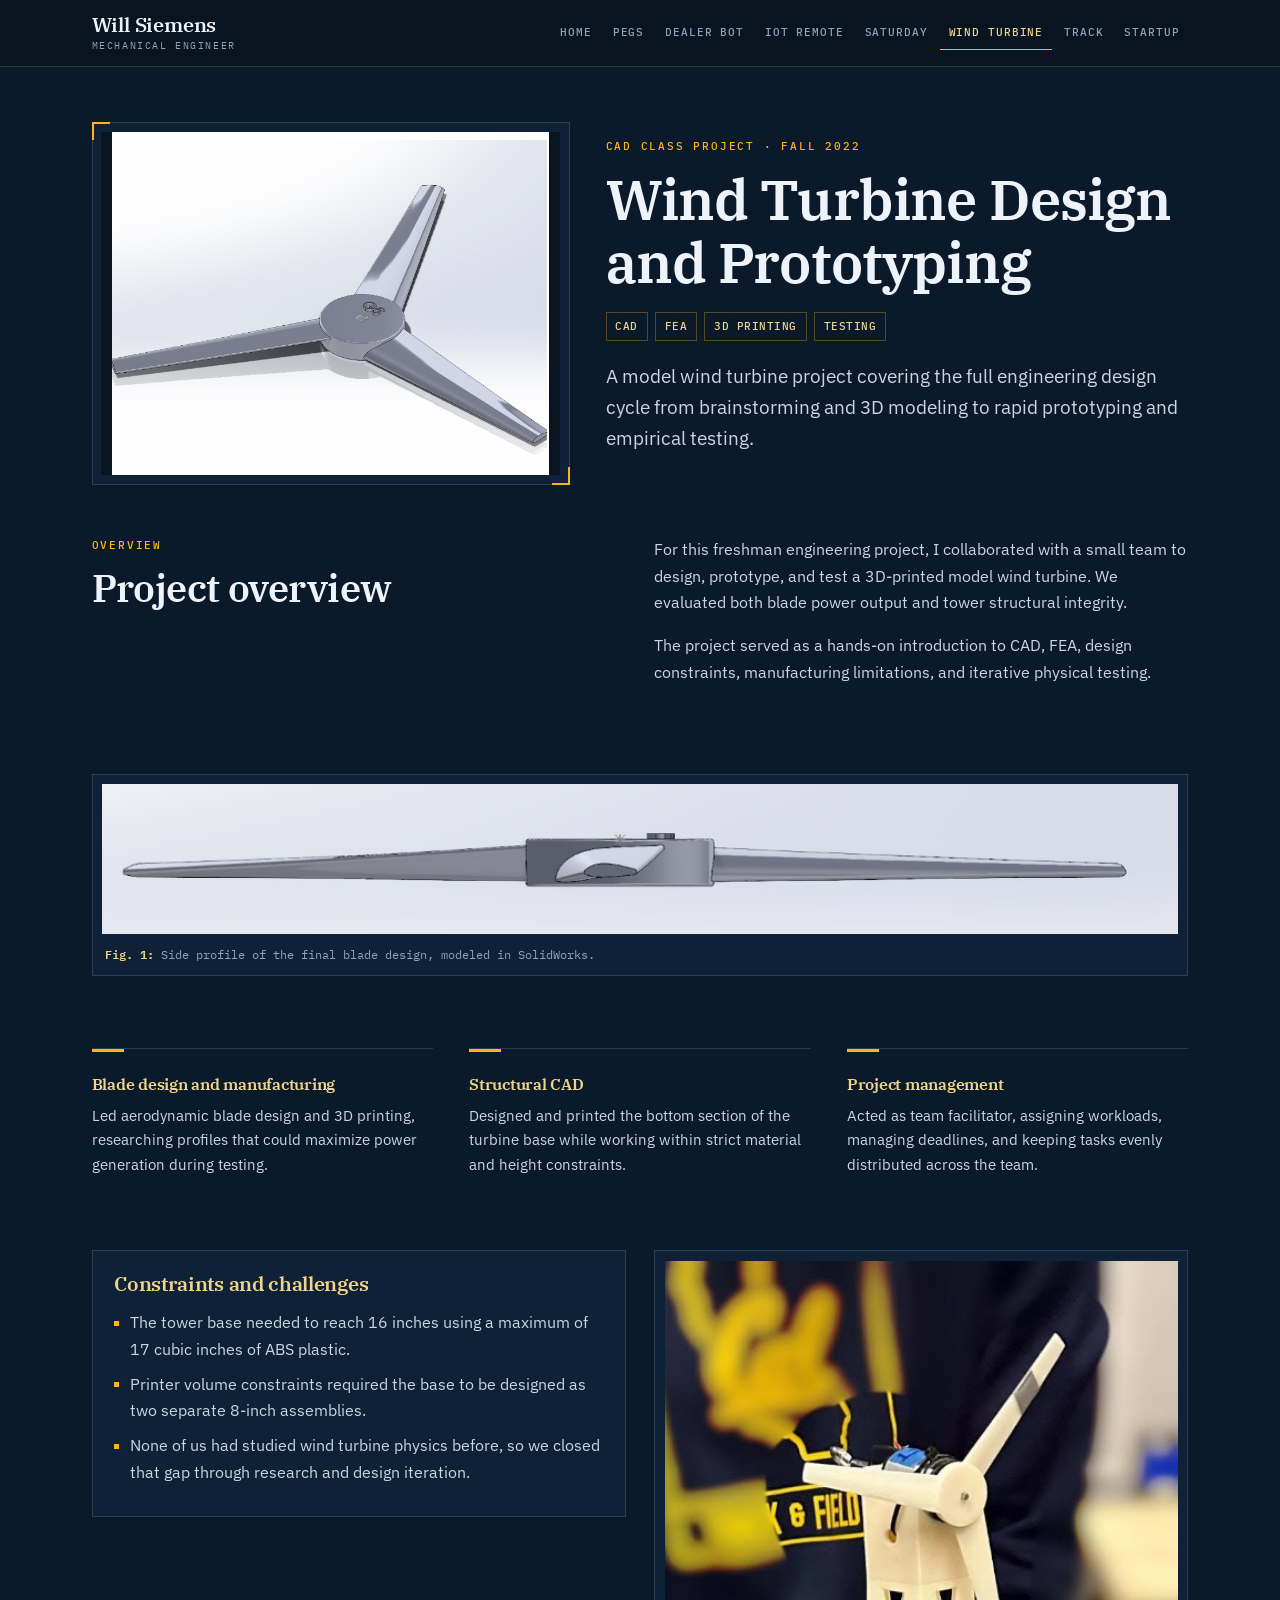
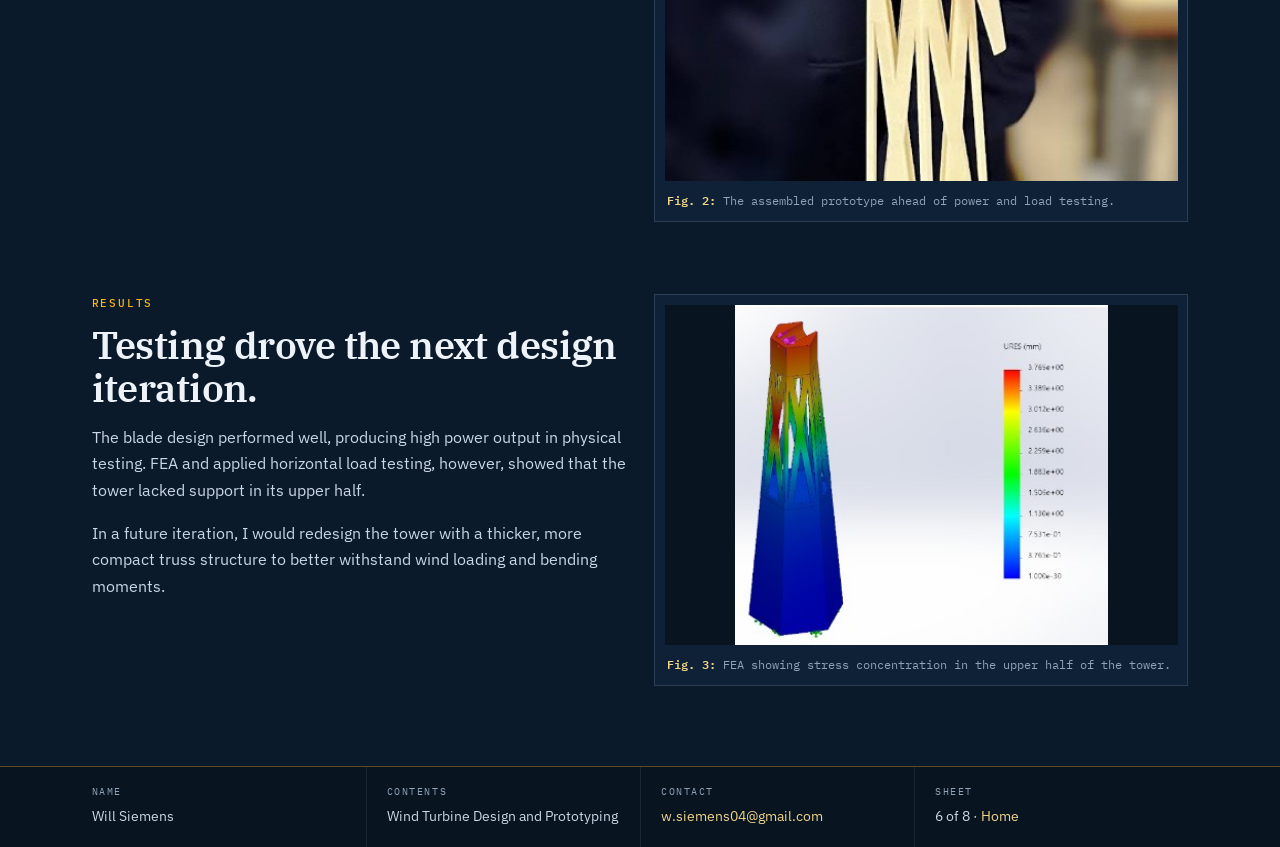
<file: wind-turbine.html>
<!DOCTYPE html>
<html lang="en">
<head>
    <meta charset="UTF-8">
    <meta name="viewport" content="width=device-width, initial-scale=1.0">
    <title>Wind Turbine | Will Siemens</title>
    <meta name="description" content="Wind turbine design and prototyping project by Will Siemens, including CAD, FEA, blade design, and physical testing.">
    <link rel="preconnect" href="https://fonts.googleapis.com">
    <link rel="preconnect" href="https://fonts.gstatic.com" crossorigin>
    <link href="https://fonts.googleapis.com/css2?family=IBM+Plex+Mono:wght@400;500;600&family=IBM+Plex+Sans:wght@400;500;600;700&family=IBM+Plex+Serif:wght@500;600;700&display=swap" rel="stylesheet">
    <link rel="stylesheet" href="style.css">
    <script src="script.js" defer></script>
</head>
<body>
    <header class="site-header">
        <nav class="nav-shell" aria-label="Primary navigation">
            <a class="brand" href="index.html">
                <span class="brand-name">Will Siemens</span>
                <span class="brand-tagline">Mechanical Engineer</span>
            </a>
            <ul class="nav-links">
                <li><a href="index.html">Home</a></li>
                <li><a href="pegs.html">PeGS</a></li>
                <li><a href="dealer-bot.html">Dealer Bot</a></li>
                <li><a href="iot-remote.html">IoT Remote</a></li>
                <li><a href="saturday-projects.html">Saturday</a></li>
                <li><a class="active" href="wind-turbine.html" aria-current="page">Wind Turbine</a></li>
                <li><a href="track.html">Track</a></li>
                <li><a href="startup.html">Startup</a></li>
            </ul>
        </nav>
    </header>

    <main class="page-shell">
        <section class="project-hero reverse">
            <div class="project-copy">
                <p class="eyebrow">CAD class project · Fall 2022</p>
                <h1>Wind Turbine Design and Prototyping</h1>
                <div class="project-meta">
                    <span class="meta-pill">CAD</span>
                    <span class="meta-pill">FEA</span>
                    <span class="meta-pill">3D printing</span>
                    <span class="meta-pill">Testing</span>
                </div>
                <p class="lede">A model wind turbine project covering the full engineering design cycle from brainstorming and 3D modeling to rapid prototyping and empirical testing.</p>
            </div>
            <div class="project-media contain">
                <img src="photos/turbine-rotor-cad.jpg" alt="Wind turbine rotor CAD model">
            </div>
        </section>

        <section class="two-column section-tight">
            <div>
                <p class="eyebrow">Overview</p>
                <h2>Project overview</h2>
            </div>
            <div>
                <p>For this freshman engineering project, I collaborated with a small team to design, prototype, and test a 3D-printed model wind turbine. We evaluated both blade power output and tower structural integrity.</p>
                <p>The project served as a hands-on introduction to CAD, FEA, design constraints, manufacturing limitations, and iterative physical testing.</p>
            </div>
        </section>

        <section class="section">
            <div class="image-box">
                <img src="photos/turbine-blade-profile.jpg" alt="Wind turbine blade side profile CAD">
                <p class="caption"><strong>Fig. 1:</strong> Side profile of the final blade design, modeled in SolidWorks.</p>
            </div>
        </section>

        <section class="section">
            <div class="specs-grid">
                <div class="spec-box">
                    <h4>Blade design and manufacturing</h4>
                    <p>Led aerodynamic blade design and 3D printing, researching profiles that could maximize power generation during testing.</p>
                </div>
                <div class="spec-box">
                    <h4>Structural CAD</h4>
                    <p>Designed and printed the bottom section of the turbine base while working within strict material and height constraints.</p>
                </div>
                <div class="spec-box">
                    <h4>Project management</h4>
                    <p>Acted as team facilitator, assigning workloads, managing deadlines, and keeping tasks evenly distributed across the team.</p>
                </div>
            </div>
        </section>

        <section class="section two-column">
            <div class="feature-panel">
                <h3>Constraints and challenges</h3>
                <ul class="clean-list">
                    <li>The tower base needed to reach 16 inches using a maximum of 17 cubic inches of ABS plastic.</li>
                    <li>Printer volume constraints required the base to be designed as two separate 8-inch assemblies.</li>
                    <li>None of us had studied wind turbine physics before, so we closed that gap through research and design iteration.</li>
                </ul>
            </div>
            <div class="image-box image-top">
                <img src="photos/turbine-prototype.jpg" alt="Assembled wind turbine prototype before testing">
                <p class="caption"><strong>Fig. 2:</strong> The assembled prototype ahead of power and load testing.</p>
            </div>
        </section>

        <section class="section two-column">
            <div>
                <p class="eyebrow">Results</p>
                <h2>Testing drove the next design iteration.</h2>
                <p>The blade design performed well, producing high power output in physical testing. FEA and applied horizontal load testing, however, showed that the tower lacked support in its upper half.</p>
                <p>In a future iteration, I would redesign the tower with a thicker, more compact truss structure to better withstand wind loading and bending moments.</p>
            </div>
            <div class="image-box image-compact">
                <img src="photos/turbine-fea.jpg" alt="Tower FEA analysis showing stress concentration">
                <p class="caption"><strong>Fig. 3:</strong> FEA showing stress concentration in the upper half of the tower.</p>
            </div>
        </section>
    </main>

    <footer class="site-footer">
        <div class="footer-shell">
            <div class="tb-cell"><span class="tb-label">Name</span><span class="tb-value">Will Siemens</span></div>
            <div class="tb-cell"><span class="tb-label">Contents</span><span class="tb-value">Wind Turbine Design and Prototyping</span></div>
            <div class="tb-cell"><span class="tb-label">Contact</span><span class="tb-value"><a href="mailto:w.siemens04@gmail.com">w.siemens04@gmail.com</a></span></div>
            <div class="tb-cell"><span class="tb-label">Sheet</span><span class="tb-value">6 of 8 · <a href="index.html">Home</a></span></div>
        </div>
    </footer>
</body>
</html>
</file>
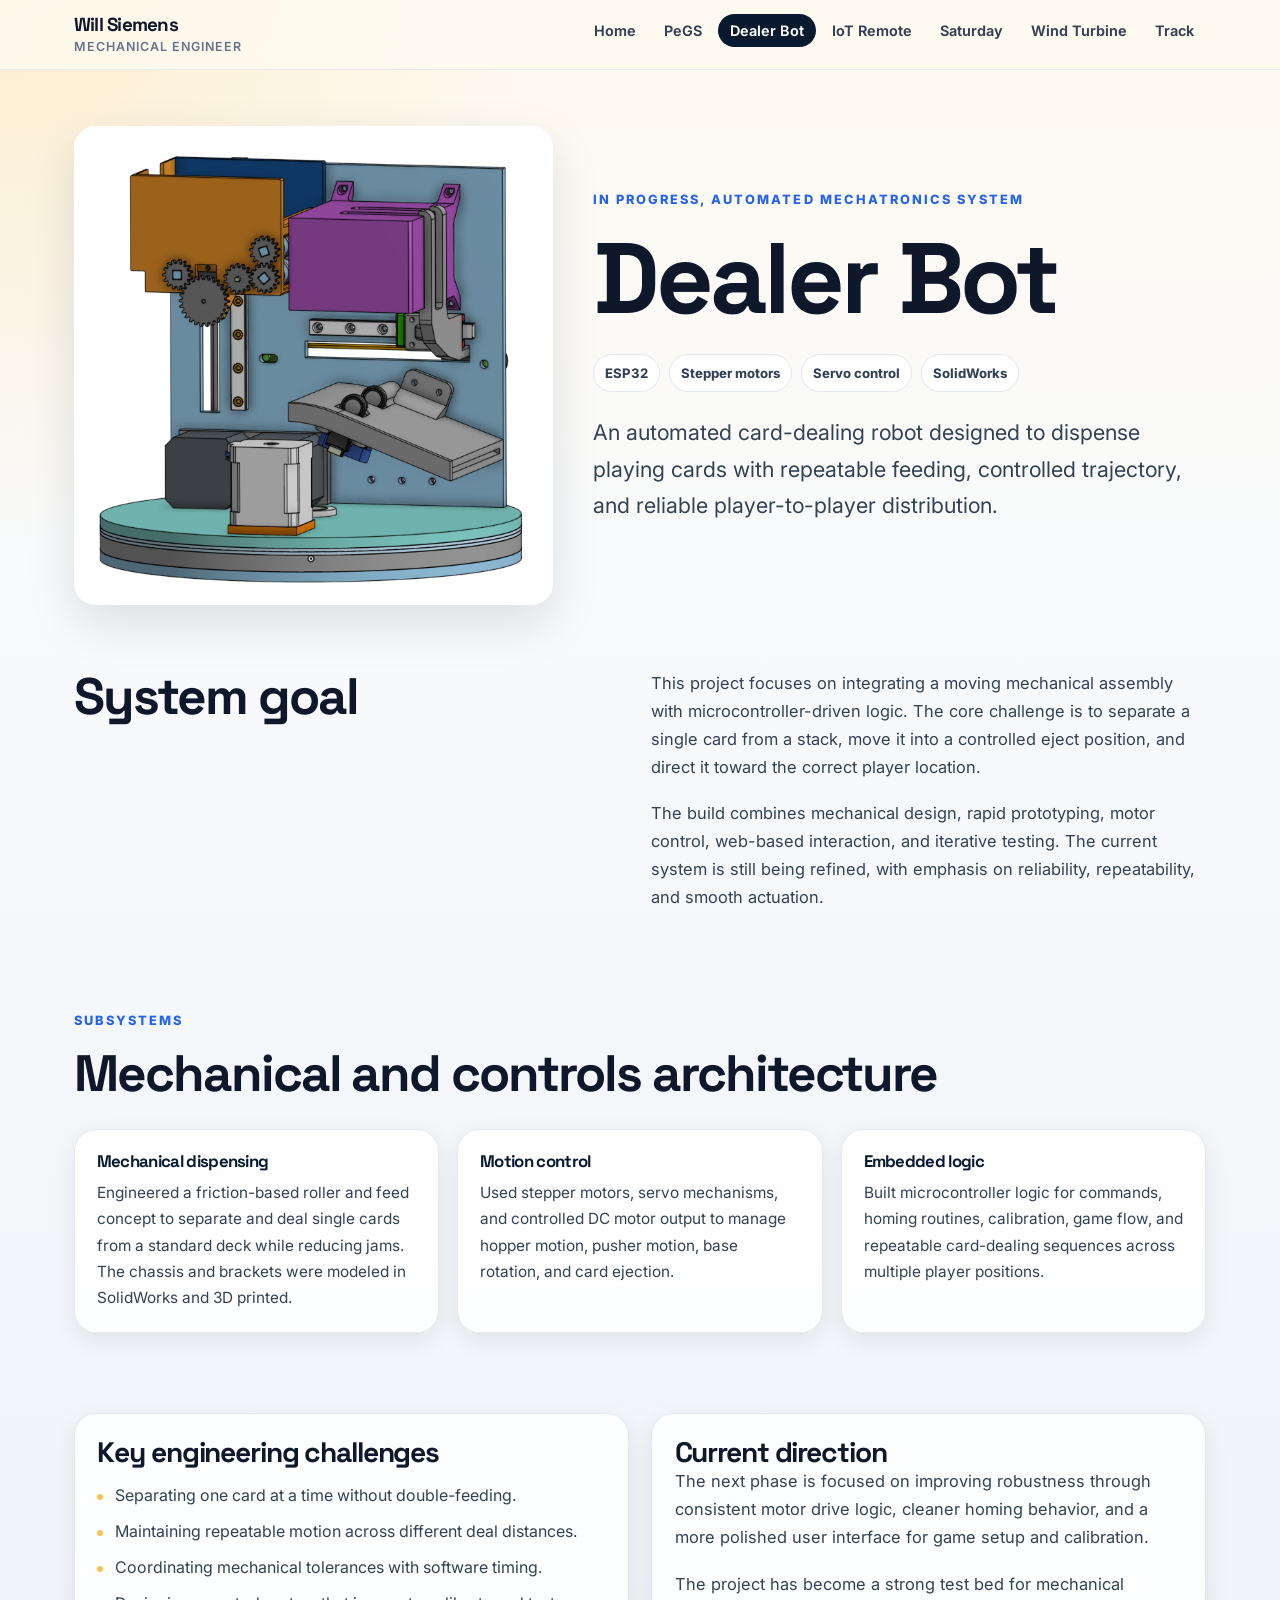
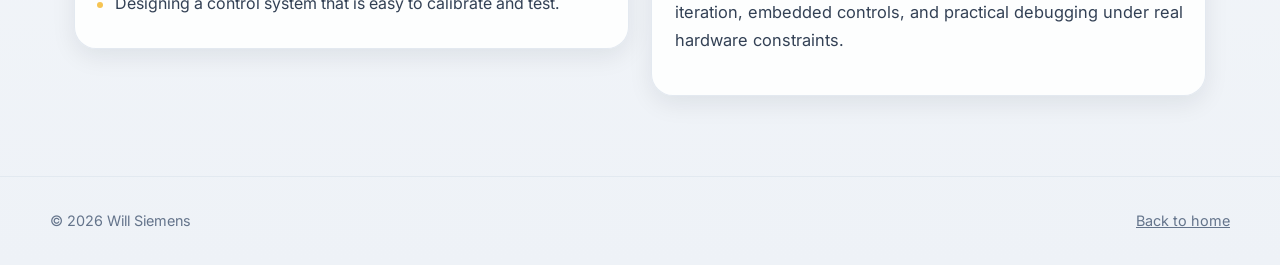
<file: willsiemens.github.io-main/dealer-bot.html>
<!DOCTYPE html>
<html lang="en">
<head>
    <meta charset="UTF-8">
    <meta name="viewport" content="width=device-width, initial-scale=1.0">
    <title>Dealer Bot | Will Siemens</title>
    <meta name="description" content="Automated dealer bot mechatronics project by Will Siemens, integrating mechanical dispensing, motors, and embedded control.">
    <link rel="preconnect" href="https://fonts.googleapis.com">
    <link rel="preconnect" href="https://fonts.gstatic.com" crossorigin>
    <link href="https://fonts.googleapis.com/css2?family=Inter:wght@400;500;600;700;800&family=Space+Grotesk:wght@500;600;700&display=swap" rel="stylesheet">
    <link rel="stylesheet" href="style.css">
</head>
<body>
    <header class="site-header">
        <nav class="nav-shell" aria-label="Primary navigation">
            <a class="brand" href="index.html">
                <span class="brand-name">Will Siemens</span>
                <span class="brand-tagline">Mechanical Engineer</span>
            </a>
            <ul class="nav-links">
                <li><a href="index.html">Home</a></li>
                <li><a href="pegs.html">PeGS</a></li>
                <li><a class="active" href="dealer-bot.html" aria-current="page">Dealer Bot</a></li>
                <li><a href="iot-remote.html">IoT Remote</a></li>
                <li><a href="saturday-projects.html">Saturday</a></li>
                <li><a href="wind-turbine.html">Wind Turbine</a></li>
                <li><a href="track.html">Track</a></li>
            </ul>
        </nav>
    </header>

    <main class="page-shell">
        <section class="project-hero reverse">
            <div class="project-copy">
                <p class="eyebrow">In progress, automated mechatronics system</p>
                <h1>Dealer Bot</h1>
                <div class="project-meta">
                    <span class="meta-pill">ESP32</span>
                    <span class="meta-pill">Stepper motors</span>
                    <span class="meta-pill">Servo control</span>
                    <span class="meta-pill">SolidWorks</span>
                </div>
                <p class="lede">An automated card-dealing robot designed to dispense playing cards with repeatable feeding, controlled trajectory, and reliable player-to-player distribution.</p>
            </div>
            <div class="project-media contain">
                <img src="photos/Screenshot 2026-03-20 115500.png" alt="Dealer bot CAD or prototype image">
            </div>
        </section>

        <section class="two-column section-tight">
            <div>
                <h2>System goal</h2>
            </div>
            <div>
                <p>This project focuses on integrating a moving mechanical assembly with microcontroller-driven logic. The core challenge is to separate a single card from a stack, move it into a controlled eject position, and direct it toward the correct player location.</p>
                <p>The build combines mechanical design, rapid prototyping, motor control, web-based interaction, and iterative testing. The current system is still being refined, with emphasis on reliability, repeatability, and smooth actuation.</p>
            </div>
        </section>

        <section class="section">
            <div class="section-header">
                <div>
                    <p class="eyebrow">Subsystems</p>
                    <h2>Mechanical and controls architecture</h2>
                </div>
            </div>
            <div class="specs-grid">
                <div class="spec-box">
                    <h4>Mechanical dispensing</h4>
                    <p>Engineered a friction-based roller and feed concept to separate and deal single cards from a standard deck while reducing jams. The chassis and brackets were modeled in SolidWorks and 3D printed.</p>
                </div>
                <div class="spec-box">
                    <h4>Motion control</h4>
                    <p>Used stepper motors, servo mechanisms, and controlled DC motor output to manage hopper motion, pusher motion, base rotation, and card ejection.</p>
                </div>
                <div class="spec-box">
                    <h4>Embedded logic</h4>
                    <p>Built microcontroller logic for commands, homing routines, calibration, game flow, and repeatable card-dealing sequences across multiple player positions.</p>
                </div>
            </div>
        </section>

        <section class="section two-column">
            <div class="feature-panel">
                <h3>Key engineering challenges</h3>
                <ul class="clean-list">
                    <li>Separating one card at a time without double-feeding.</li>
                    <li>Maintaining repeatable motion across different deal distances.</li>
                    <li>Coordinating mechanical tolerances with software timing.</li>
                    <li>Designing a control system that is easy to calibrate and test.</li>
                </ul>
            </div>
            <div class="feature-panel">
                <h3>Current direction</h3>
                <p>The next phase is focused on improving robustness through consistent motor drive logic, cleaner homing behavior, and a more polished user interface for game setup and calibration.</p>
                <p>The project has become a strong test bed for mechanical iteration, embedded controls, and practical debugging under real hardware constraints.</p>
            </div>
        </section>
    </main>

    <footer class="site-footer">
        <div class="footer-shell">
            <span>© 2026 Will Siemens</span>
            <span><a href="index.html">Back to home</a></span>
        </div>
    </footer>
</body>
</html>
</file>
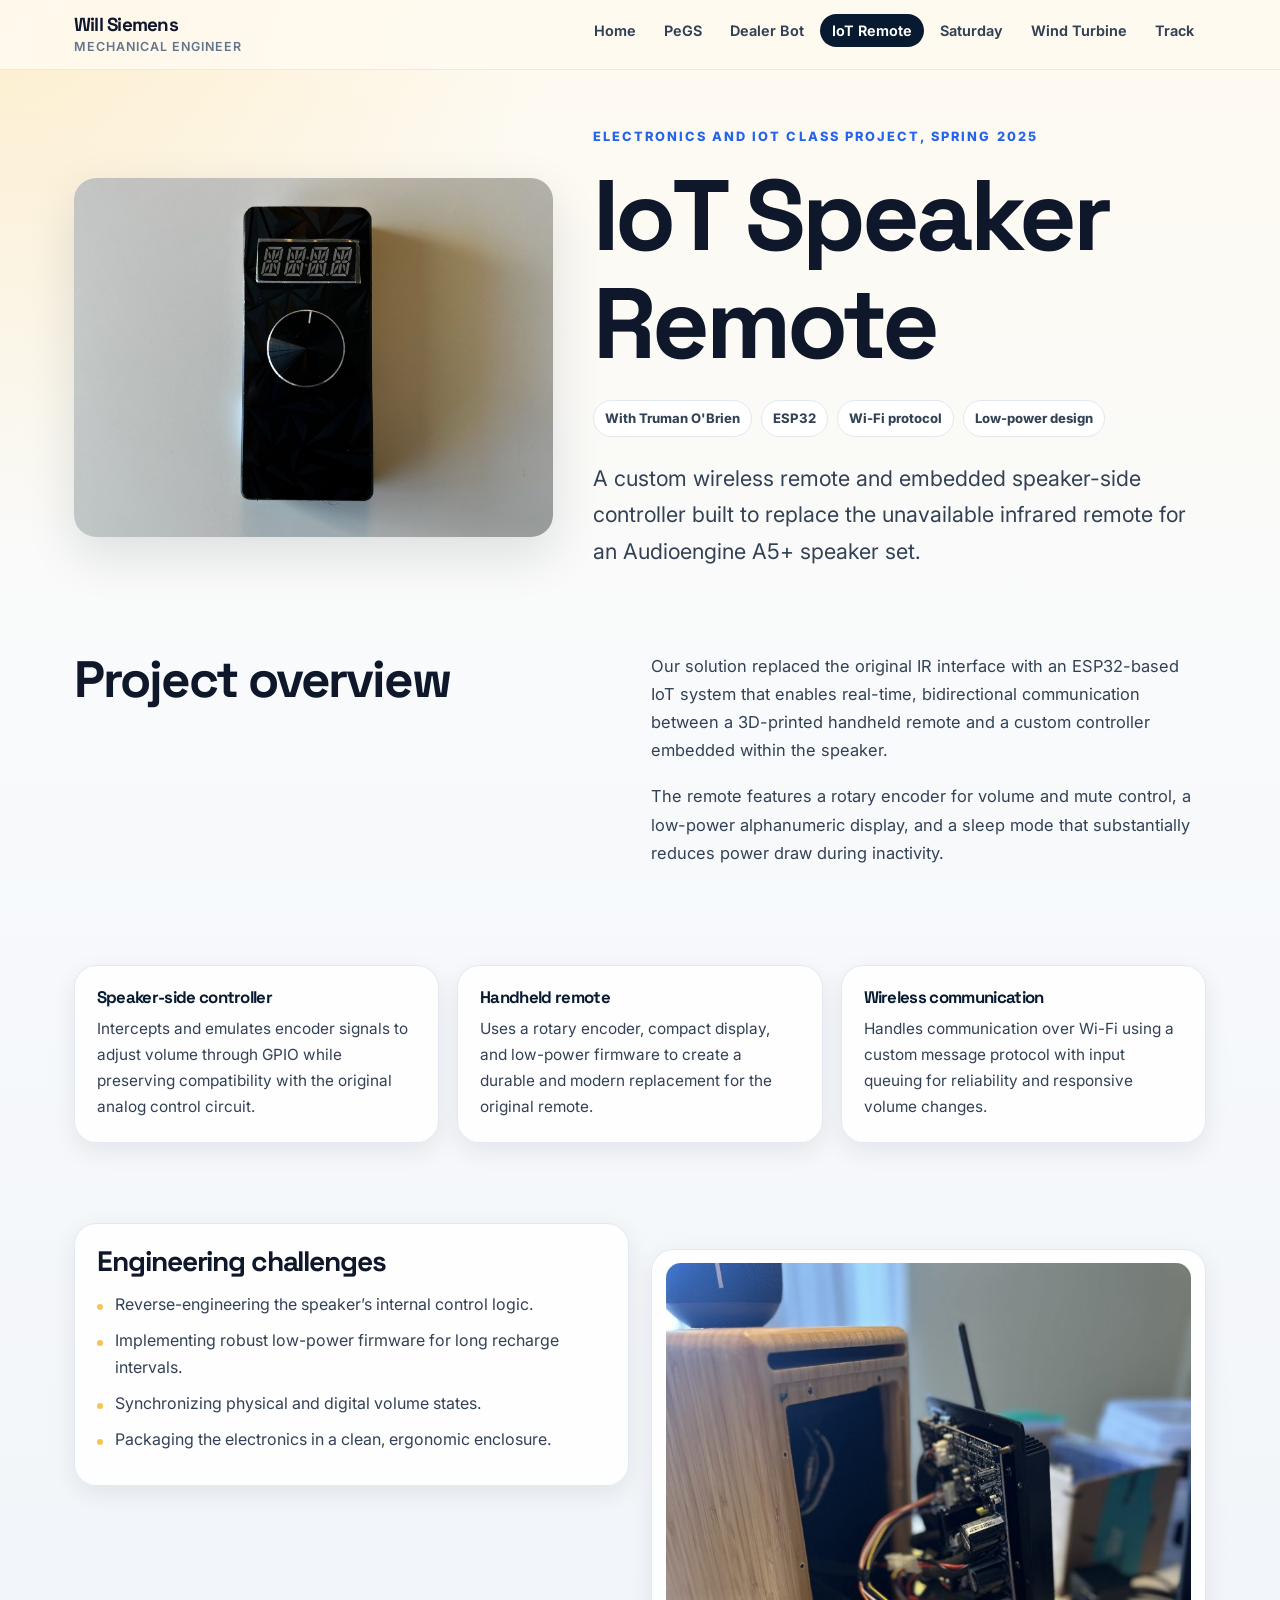
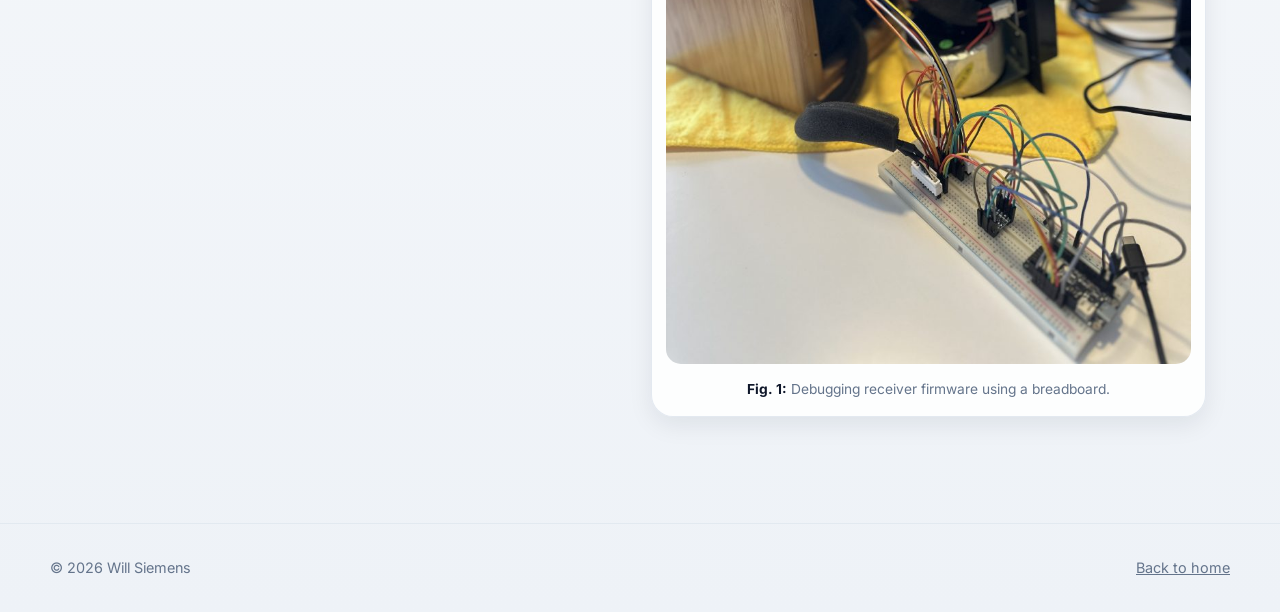
<file: willsiemens.github.io-main/iot-remote.html>
<!DOCTYPE html>
<html lang="en">
<head>
    <meta charset="UTF-8">
    <meta name="viewport" content="width=device-width, initial-scale=1.0">
    <title>IoT Remote | Will Siemens</title>
    <meta name="description" content="IoT remote project by Will Siemens and Truman O'Brien for wireless control of an Audioengine A5+ speaker set.">
    <link rel="preconnect" href="https://fonts.googleapis.com">
    <link rel="preconnect" href="https://fonts.gstatic.com" crossorigin>
    <link href="https://fonts.googleapis.com/css2?family=Inter:wght@400;500;600;700;800&family=Space+Grotesk:wght@500;600;700&display=swap" rel="stylesheet">
    <link rel="stylesheet" href="style.css">
</head>
<body>
    <header class="site-header">
        <nav class="nav-shell" aria-label="Primary navigation">
            <a class="brand" href="index.html">
                <span class="brand-name">Will Siemens</span>
                <span class="brand-tagline">Mechanical Engineer</span>
            </a>
            <ul class="nav-links">
                <li><a href="index.html">Home</a></li>
                <li><a href="pegs.html">PeGS</a></li>
                <li><a href="dealer-bot.html">Dealer Bot</a></li>
                <li><a class="active" href="iot-remote.html" aria-current="page">IoT Remote</a></li>
                <li><a href="saturday-projects.html">Saturday</a></li>
                <li><a href="wind-turbine.html">Wind Turbine</a></li>
                <li><a href="track.html">Track</a></li>
            </ul>
        </nav>
    </header>

    <main class="page-shell">
        <section class="project-hero reverse">
            <div class="project-copy">
                <p class="eyebrow">Electronics and IoT class project, Spring 2025</p>
                <h1>IoT Speaker Remote</h1>
                <div class="project-meta">
                    <span class="meta-pill">With Truman O'Brien</span>
                    <span class="meta-pill">ESP32</span>
                    <span class="meta-pill">Wi-Fi protocol</span>
                    <span class="meta-pill">Low-power design</span>
                </div>
                <p class="lede">A custom wireless remote and embedded speaker-side controller built to replace the unavailable infrared remote for an Audioengine A5+ speaker set.</p>
            </div>
            <div class="project-media contain">
                <img src="photos/ME100Remotewhite-edited.jpg" alt="Custom IoT remote">
            </div>
        </section>

        <section class="two-column section-tight">
            <div>
                <h2>Project overview</h2>
            </div>
            <div>
                <p>Our solution replaced the original IR interface with an ESP32-based IoT system that enables real-time, bidirectional communication between a 3D-printed handheld remote and a custom controller embedded within the speaker.</p>
                <p>The remote features a rotary encoder for volume and mute control, a low-power alphanumeric display, and a sleep mode that substantially reduces power draw during inactivity.</p>
            </div>
        </section>

        <section class="section">
            <div class="specs-grid">
                <div class="spec-box">
                    <h4>Speaker-side controller</h4>
                    <p>Intercepts and emulates encoder signals to adjust volume through GPIO while preserving compatibility with the original analog control circuit.</p>
                </div>
                <div class="spec-box">
                    <h4>Handheld remote</h4>
                    <p>Uses a rotary encoder, compact display, and low-power firmware to create a durable and modern replacement for the original remote.</p>
                </div>
                <div class="spec-box">
                    <h4>Wireless communication</h4>
                    <p>Handles communication over Wi-Fi using a custom message protocol with input queuing for reliability and responsive volume changes.</p>
                </div>
            </div>
        </section>

        <section class="section two-column">
            <div class="feature-panel">
                <h3>Engineering challenges</h3>
                <ul class="clean-list">
                    <li>Reverse-engineering the speaker’s internal control logic.</li>
                    <li>Implementing robust low-power firmware for long recharge intervals.</li>
                    <li>Synchronizing physical and digital volume states.</li>
                    <li>Packaging the electronics in a clean, ergonomic enclosure.</li>
                </ul>
            </div>
            <div class="image-box">
                <img src="photos/IMG_8892-768x1024.jpg" alt="Debugging receiver firmware on a breadboard">
                <p class="caption"><strong>Fig. 1:</strong> Debugging receiver firmware using a breadboard.</p>
            </div>
        </section>
    </main>

    <footer class="site-footer">
        <div class="footer-shell">
            <span>© 2026 Will Siemens</span>
            <span><a href="index.html">Back to home</a></span>
        </div>
    </footer>
</body>
</html>
</file>
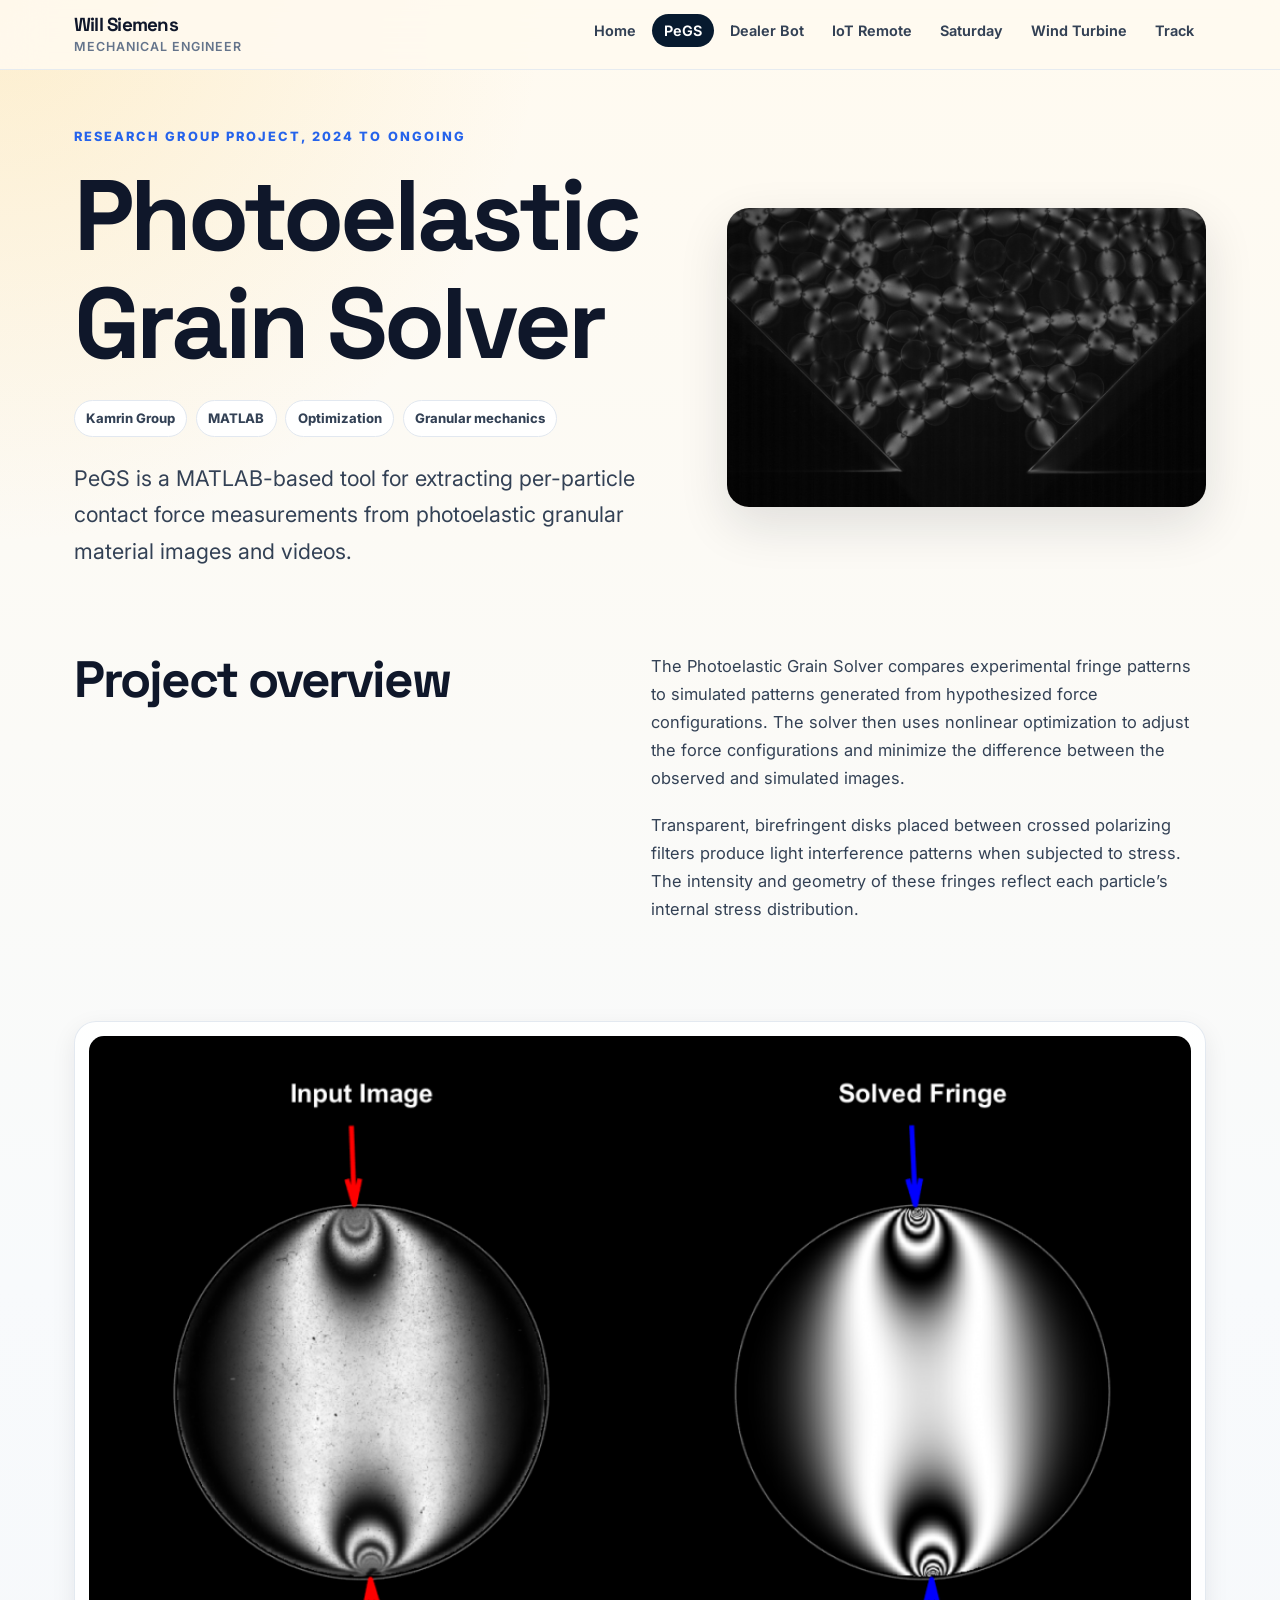
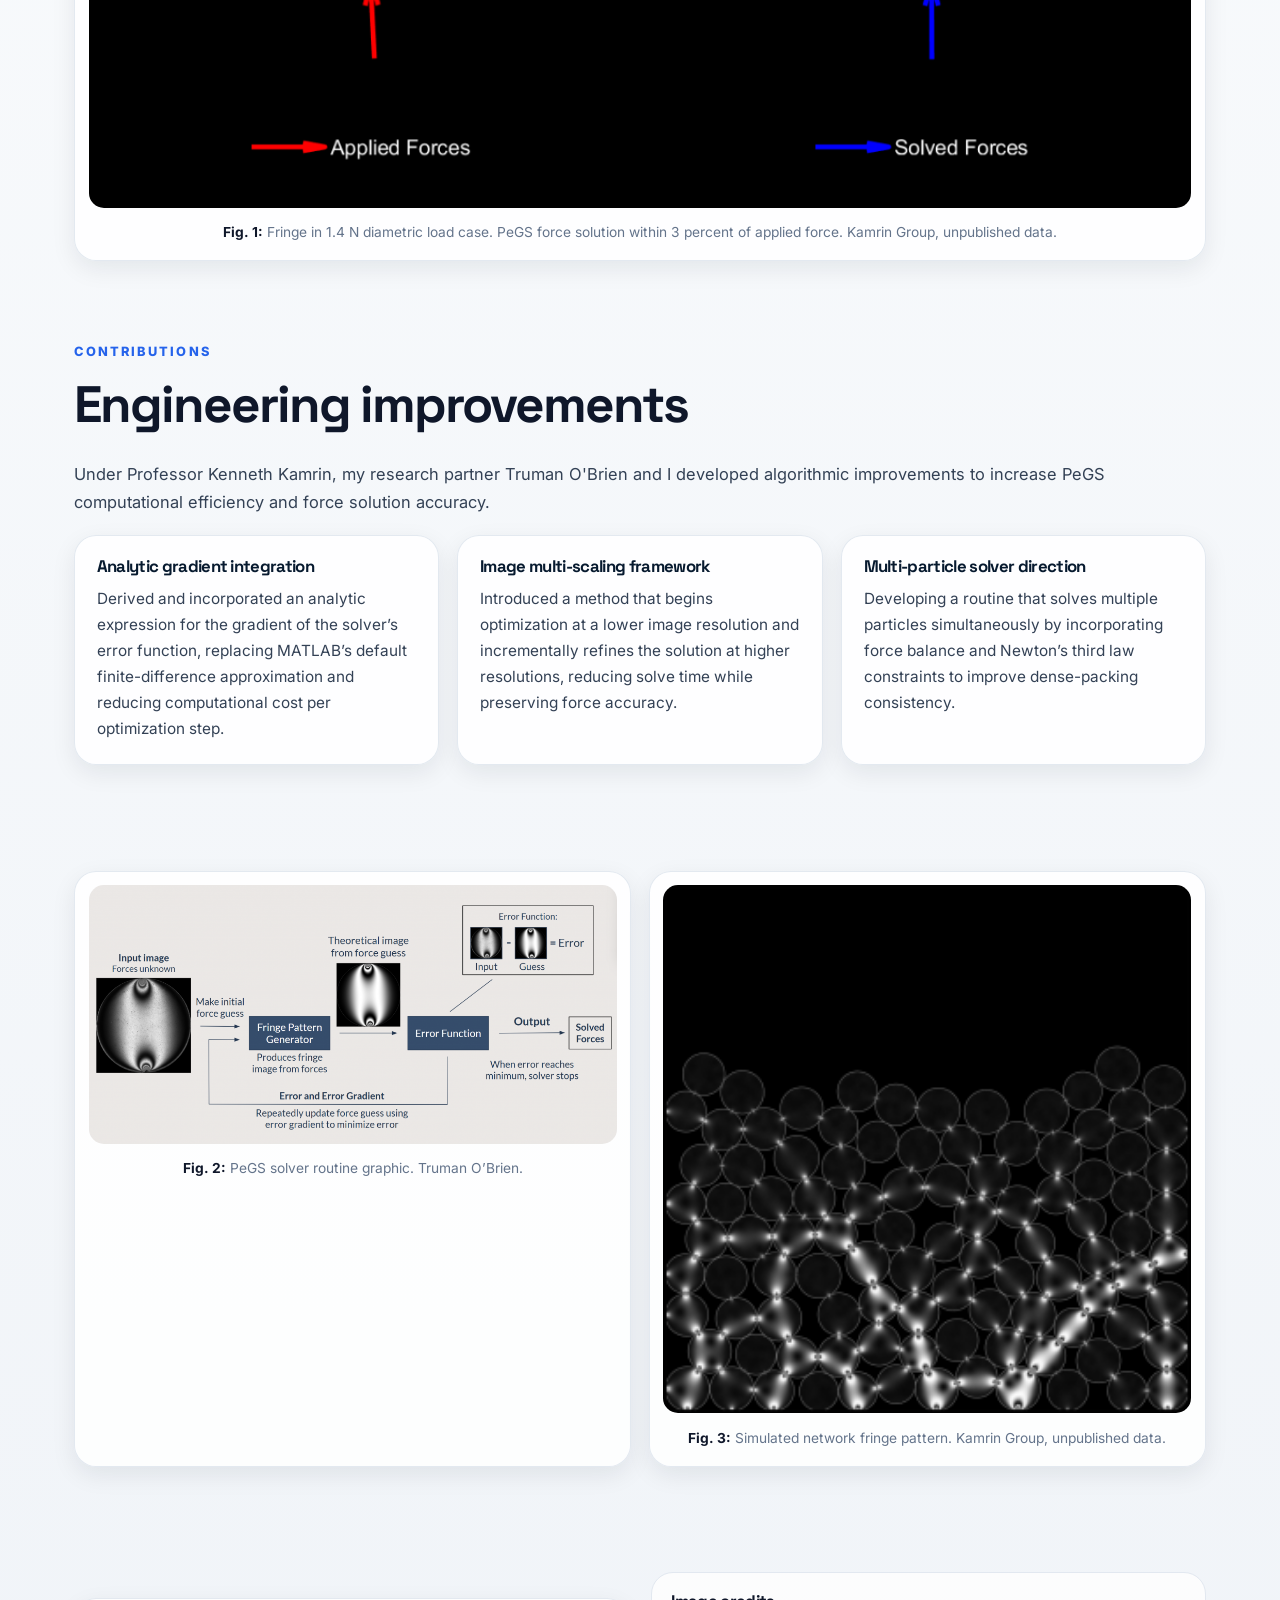
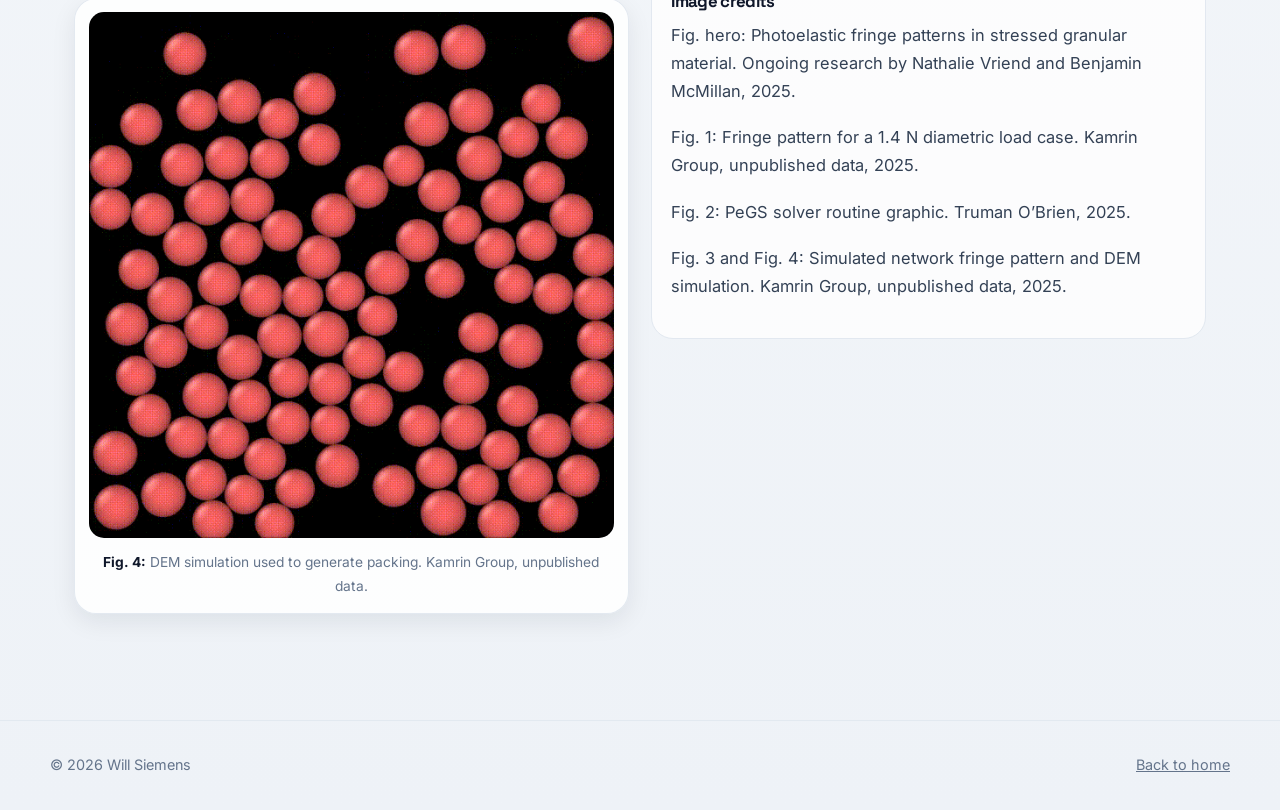
<file: willsiemens.github.io-main/pegs.html>
<!DOCTYPE html>
<html lang="en">
<head>
    <meta charset="UTF-8">
    <meta name="viewport" content="width=device-width, initial-scale=1.0">
    <title>PeGS | Will Siemens</title>
    <meta name="description" content="Photoelastic Grain Solver research project by Will Siemens, focused on MATLAB optimization for granular material force extraction.">
    <link rel="preconnect" href="https://fonts.googleapis.com">
    <link rel="preconnect" href="https://fonts.gstatic.com" crossorigin>
    <link href="https://fonts.googleapis.com/css2?family=Inter:wght@400;500;600;700;800&family=Space+Grotesk:wght@500;600;700&display=swap" rel="stylesheet">
    <link rel="stylesheet" href="style.css">
</head>
<body>
    <header class="site-header">
        <nav class="nav-shell" aria-label="Primary navigation">
            <a class="brand" href="index.html">
                <span class="brand-name">Will Siemens</span>
                <span class="brand-tagline">Mechanical Engineer</span>
            </a>
            <ul class="nav-links">
                <li><a href="index.html">Home</a></li>
                <li><a class="active" href="pegs.html" aria-current="page">PeGS</a></li>
                <li><a href="dealer-bot.html">Dealer Bot</a></li>
                <li><a href="iot-remote.html">IoT Remote</a></li>
                <li><a href="saturday-projects.html">Saturday</a></li>
                <li><a href="wind-turbine.html">Wind Turbine</a></li>
                <li><a href="track.html">Track</a></li>
            </ul>
        </nav>
    </header>

    <main class="page-shell">
        <section class="project-hero">
            <div class="project-copy">
                <p class="eyebrow">Research group project, 2024 to ongoing</p>
                <h1>Photoelastic Grain Solver</h1>
                <div class="project-meta">
                    <span class="meta-pill">Kamrin Group</span>
                    <span class="meta-pill">MATLAB</span>
                    <span class="meta-pill">Optimization</span>
                    <span class="meta-pill">Granular mechanics</span>
                </div>
                <p class="lede">PeGS is a MATLAB-based tool for extracting per-particle contact force measurements from photoelastic granular material images and videos.</p>
            </div>
            <div class="project-media">
                <img src="photos/hopper1-1024x640.png" alt="Photoelastic granular material hopper">
            </div>
        </section>

        <section class="two-column section-tight">
            <div>
                <h2>Project overview</h2>
            </div>
            <div>
                <p>The Photoelastic Grain Solver compares experimental fringe patterns to simulated patterns generated from hypothesized force configurations. The solver then uses nonlinear optimization to adjust the force configurations and minimize the difference between the observed and simulated images.</p>
                <p>Transparent, birefringent disks placed between crossed polarizing filters produce light interference patterns when subjected to stress. The intensity and geometry of these fringes reflect each particle’s internal stress distribution.</p>
            </div>
        </section>

        <section class="section">
            <div class="image-box">
                <img src="photos/Diametric-Load-1024x717.png" alt="Fringe pattern comparison for a diametric load case">
                <p class="caption"><strong>Fig. 1:</strong> Fringe in 1.4 N diametric load case. PeGS force solution within 3 percent of applied force. Kamrin Group, unpublished data.</p>
            </div>
        </section>

        <section class="section">
            <div class="section-header">
                <div>
                    <p class="eyebrow">Contributions</p>
                    <h2>Engineering improvements</h2>
                </div>
            </div>
            <p>Under Professor Kenneth Kamrin, my research partner Truman O'Brien and I developed algorithmic improvements to increase PeGS computational efficiency and force solution accuracy.</p>
            <div class="specs-grid">
                <div class="spec-box">
                    <h4>Analytic gradient integration</h4>
                    <p>Derived and incorporated an analytic expression for the gradient of the solver’s error function, replacing MATLAB’s default finite-difference approximation and reducing computational cost per optimization step.</p>
                </div>
                <div class="spec-box">
                    <h4>Image multi-scaling framework</h4>
                    <p>Introduced a method that begins optimization at a lower image resolution and incrementally refines the solution at higher resolutions, reducing solve time while preserving force accuracy.</p>
                </div>
                <div class="spec-box">
                    <h4>Multi-particle solver direction</h4>
                    <p>Developing a routine that solves multiple particles simultaneously by incorporating force balance and Newton’s third law constraints to improve dense-packing consistency.</p>
                </div>
            </div>
        </section>

        <section class="section media-grid">
            <div class="image-box">
                <img src="photos/Screenshot-2026-02-08-111845-1024x501.png" alt="PeGS solver routine graphic">
                <p class="caption"><strong>Fig. 2:</strong> PeGS solver routine graphic. Truman O’Brien.</p>
            </div>
            <div class="image-box">
                <img src="photos/basket_1_fringe-300x300.png" alt="Simulated network fringe pattern">
                <p class="caption"><strong>Fig. 3:</strong> Simulated network fringe pattern. Kamrin Group, unpublished data.</p>
            </div>
        </section>

        <section class="section two-column">
            <div class="image-box">
                <img src="photos/basket_1_video.gif" alt="DEM simulation used to generate a packing">
                <p class="caption"><strong>Fig. 4:</strong> DEM simulation used to generate packing. Kamrin Group, unpublished data.</p>
            </div>
            <div class="credit-block">
                <h4>Image credits</h4>
                <p>Fig. hero: Photoelastic fringe patterns in stressed granular material. Ongoing research by Nathalie Vriend and Benjamin McMillan, 2025.</p>
                <p>Fig. 1: Fringe pattern for a 1.4 N diametric load case. Kamrin Group, unpublished data, 2025.</p>
                <p>Fig. 2: PeGS solver routine graphic. Truman O’Brien, 2025.</p>
                <p>Fig. 3 and Fig. 4: Simulated network fringe pattern and DEM simulation. Kamrin Group, unpublished data, 2025.</p>
            </div>
        </section>
    </main>

    <footer class="site-footer">
        <div class="footer-shell">
            <span>© 2026 Will Siemens</span>
            <span><a href="index.html">Back to home</a></span>
        </div>
    </footer>
</body>
</html>
</file>
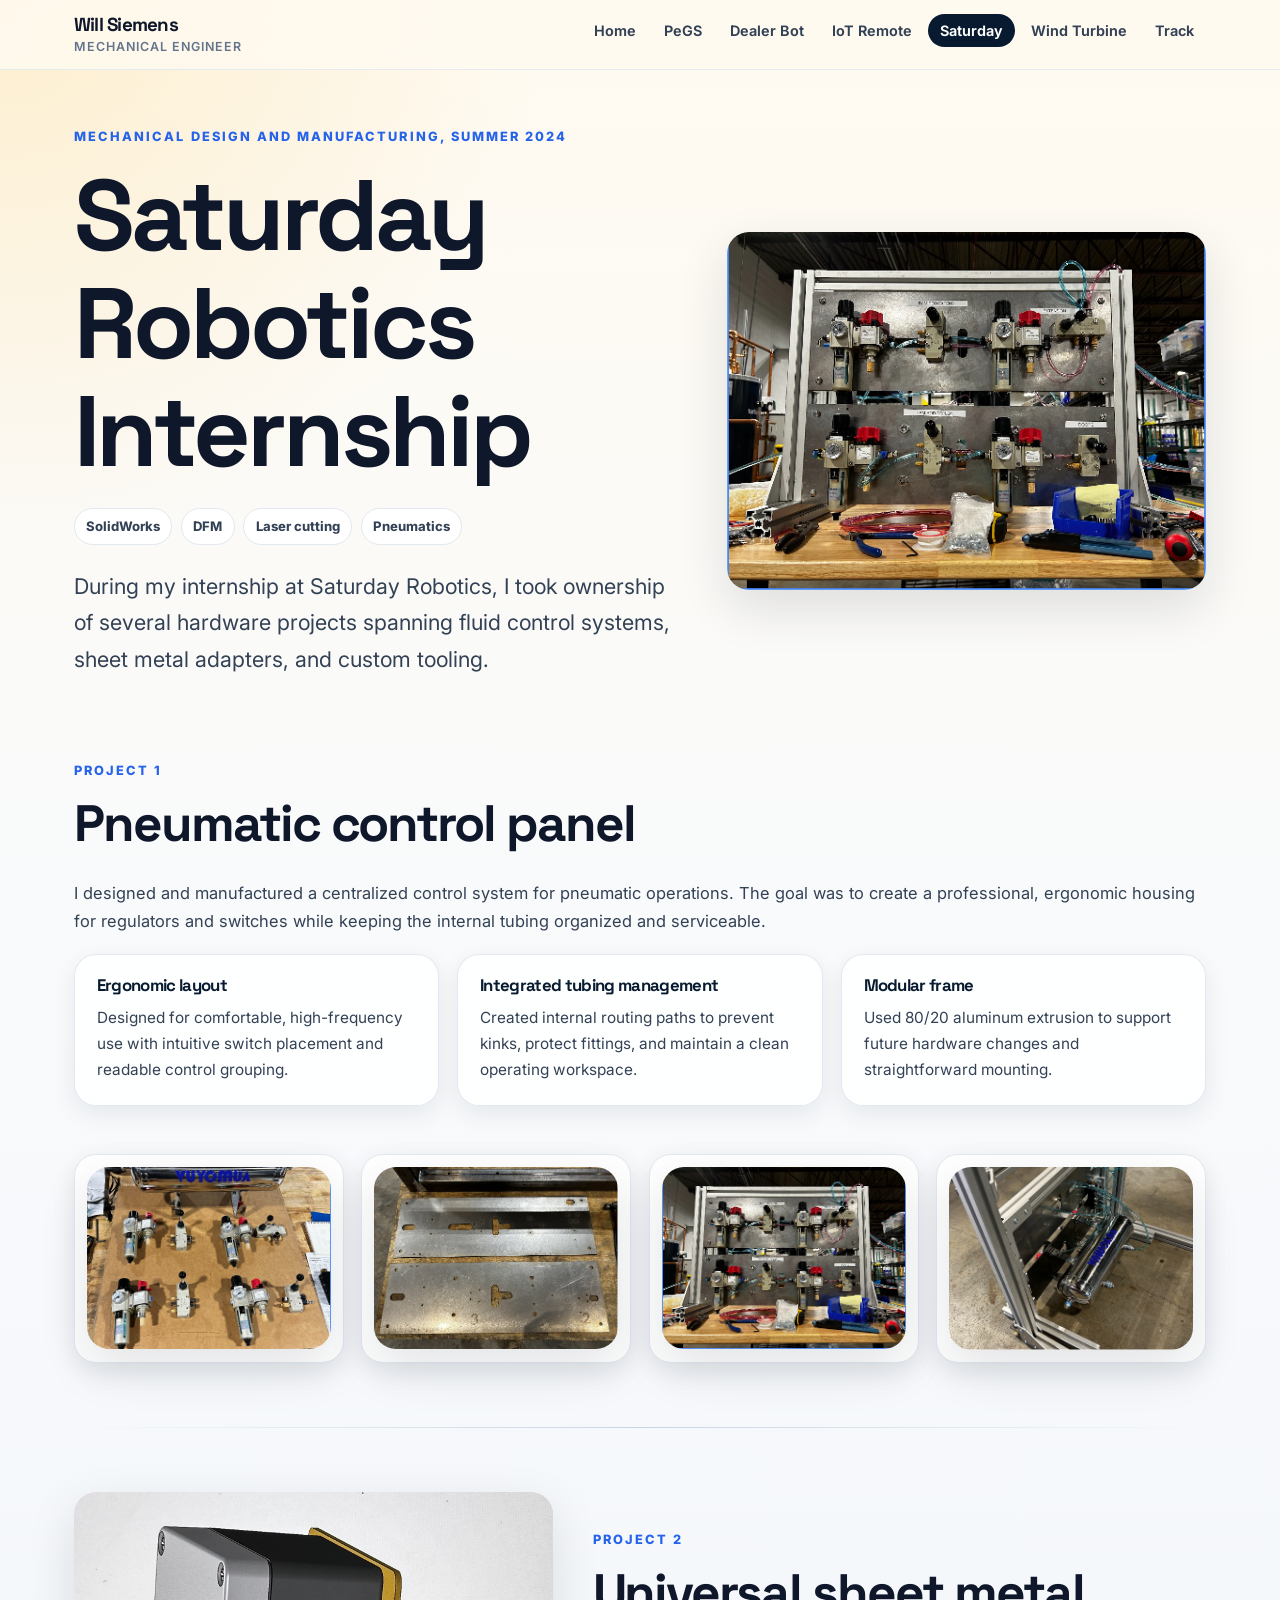
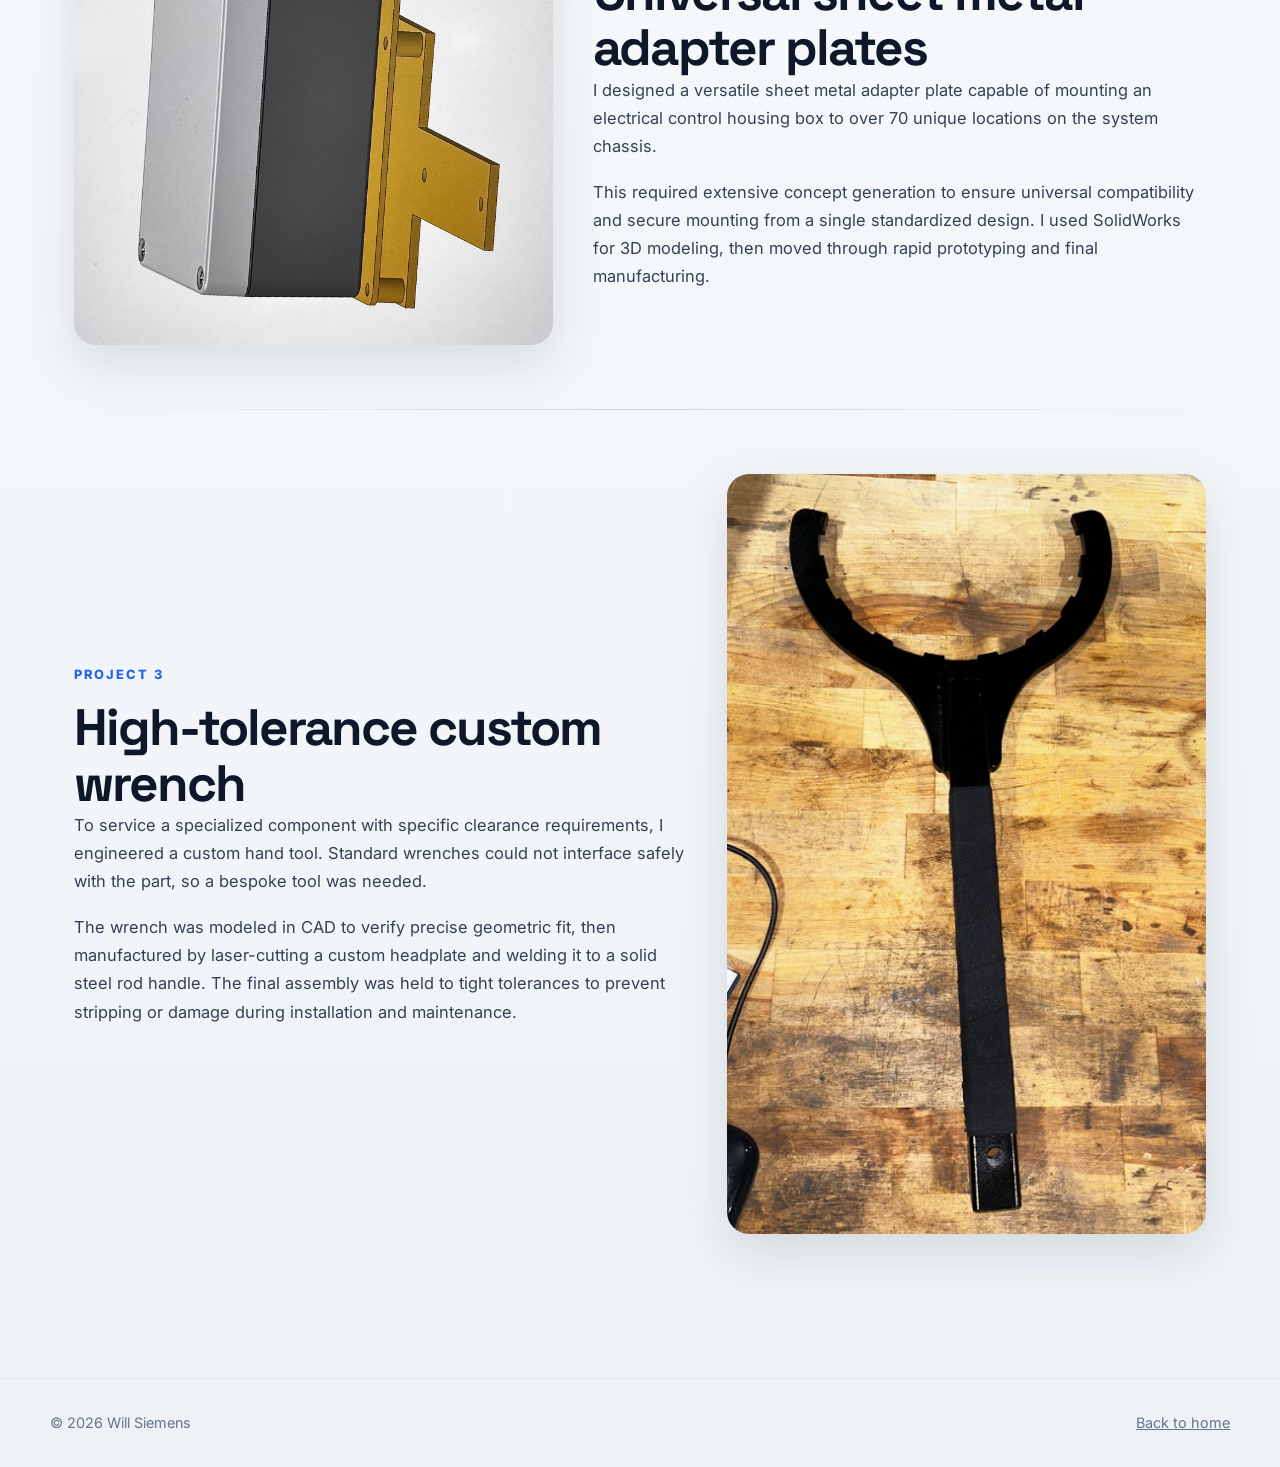
<file: willsiemens.github.io-main/saturday-projects.html>
<!DOCTYPE html>
<html lang="en">
<head>
    <meta charset="UTF-8">
    <meta name="viewport" content="width=device-width, initial-scale=1.0">
    <title>Saturday Robotics Internship | Will Siemens</title>
    <meta name="description" content="Saturday Robotics internship projects by Will Siemens, including pneumatic control panels, sheet metal adapter plates, and custom tooling.">
    <link rel="preconnect" href="https://fonts.googleapis.com">
    <link rel="preconnect" href="https://fonts.gstatic.com" crossorigin>
    <link href="https://fonts.googleapis.com/css2?family=Inter:wght@400;500;600;700;800&family=Space+Grotesk:wght@500;600;700&display=swap" rel="stylesheet">
    <link rel="stylesheet" href="style.css">
</head>
<body>
    <header class="site-header">
        <nav class="nav-shell" aria-label="Primary navigation">
            <a class="brand" href="index.html">
                <span class="brand-name">Will Siemens</span>
                <span class="brand-tagline">Mechanical Engineer</span>
            </a>
            <ul class="nav-links">
                <li><a href="index.html">Home</a></li>
                <li><a href="pegs.html">PeGS</a></li>
                <li><a href="dealer-bot.html">Dealer Bot</a></li>
                <li><a href="iot-remote.html">IoT Remote</a></li>
                <li><a class="active" href="saturday-projects.html" aria-current="page">Saturday</a></li>
                <li><a href="wind-turbine.html">Wind Turbine</a></li>
                <li><a href="track.html">Track</a></li>
            </ul>
        </nav>
    </header>

    <main class="page-shell">
        <section class="project-hero">
            <div class="project-copy">
                <p class="eyebrow">Mechanical design and manufacturing, Summer 2024</p>
                <h1>Saturday Robotics Internship</h1>
                <div class="project-meta">
                    <span class="meta-pill">SolidWorks</span>
                    <span class="meta-pill">DFM</span>
                    <span class="meta-pill">Laser cutting</span>
                    <span class="meta-pill">Pneumatics</span>
                </div>
                <p class="lede">During my internship at Saturday Robotics, I took ownership of several hardware projects spanning fluid control systems, sheet metal adapters, and custom tooling.</p>
            </div>
            <div class="project-media">
                <img src="photos/pneumatic-front.jpg" alt="Pneumatic control panel front view">
            </div>
        </section>

        <section class="section-tight">
            <div class="section-header">
                <div>
                    <p class="eyebrow">Project 1</p>
                    <h2>Pneumatic control panel</h2>
                </div>
            </div>
            <p>I designed and manufactured a centralized control system for pneumatic operations. The goal was to create a professional, ergonomic housing for regulators and switches while keeping the internal tubing organized and serviceable.</p>
            <div class="specs-grid">
                <div class="spec-box">
                    <h4>Ergonomic layout</h4>
                    <p>Designed for comfortable, high-frequency use with intuitive switch placement and readable control grouping.</p>
                </div>
                <div class="spec-box">
                    <h4>Integrated tubing management</h4>
                    <p>Created internal routing paths to prevent kinks, protect fittings, and maintain a clean operating workspace.</p>
                </div>
                <div class="spec-box">
                    <h4>Modular frame</h4>
                    <p>Used 80/20 aluminum extrusion to support future hardware changes and straightforward mounting.</p>
                </div>
            </div>
            <div class="media-grid four section-tight">
                <div class="media-card"><img src="photos/pneumatic-layout.jpg" alt="Initial pneumatic component layout"></div>
                <div class="media-card"><img src="photos/pneumatic-plates.jpg" alt="Laser cut mounting plates"></div>
                <div class="media-card"><img src="photos/pneumatic-front.jpg" alt="Assembled panel front view"></div>
                <div class="media-card"><img src="photos/pneumatic-back.jpg" alt="Assembled panel back view"></div>
            </div>
        </section>

        <div class="divider"></div>

        <section>
            <div class="project-hero reverse">
                <div class="project-copy">
                    <p class="eyebrow">Project 2</p>
                    <h2>Universal sheet metal adapter plates</h2>
                    <p>I designed a versatile sheet metal adapter plate capable of mounting an electrical control housing box to over 70 unique locations on the system chassis.</p>
                    <p>This required extensive concept generation to ensure universal compatibility and secure mounting from a single standardized design. I used SolidWorks for 3D modeling, then moved through rapid prototyping and final manufacturing.</p>
                </div>
                <div class="project-media">
                    <img src="photos/adapter-plates.jpg" alt="Sheet metal adapter plates">
                </div>
            </div>
        </section>

        <div class="divider"></div>

        <section>
            <div class="project-hero">
                <div class="project-copy">
                    <p class="eyebrow">Project 3</p>
                    <h2>High-tolerance custom wrench</h2>
                    <p>To service a specialized component with specific clearance requirements, I engineered a custom hand tool. Standard wrenches could not interface safely with the part, so a bespoke tool was needed.</p>
                    <p>The wrench was modeled in CAD to verify precise geometric fit, then manufactured by laser-cutting a custom headplate and welding it to a solid steel rod handle. The final assembly was held to tight tolerances to prevent stripping or damage during installation and maintenance.</p>
                </div>
                <div class="project-media">
                    <img src="photos/custom-wrench.jpg" alt="Custom laser cut wrench">
                </div>
            </div>
        </section>
    </main>

    <footer class="site-footer">
        <div class="footer-shell">
            <span>© 2026 Will Siemens</span>
            <span><a href="index.html">Back to home</a></span>
        </div>
    </footer>
</body>
</html>
</file>
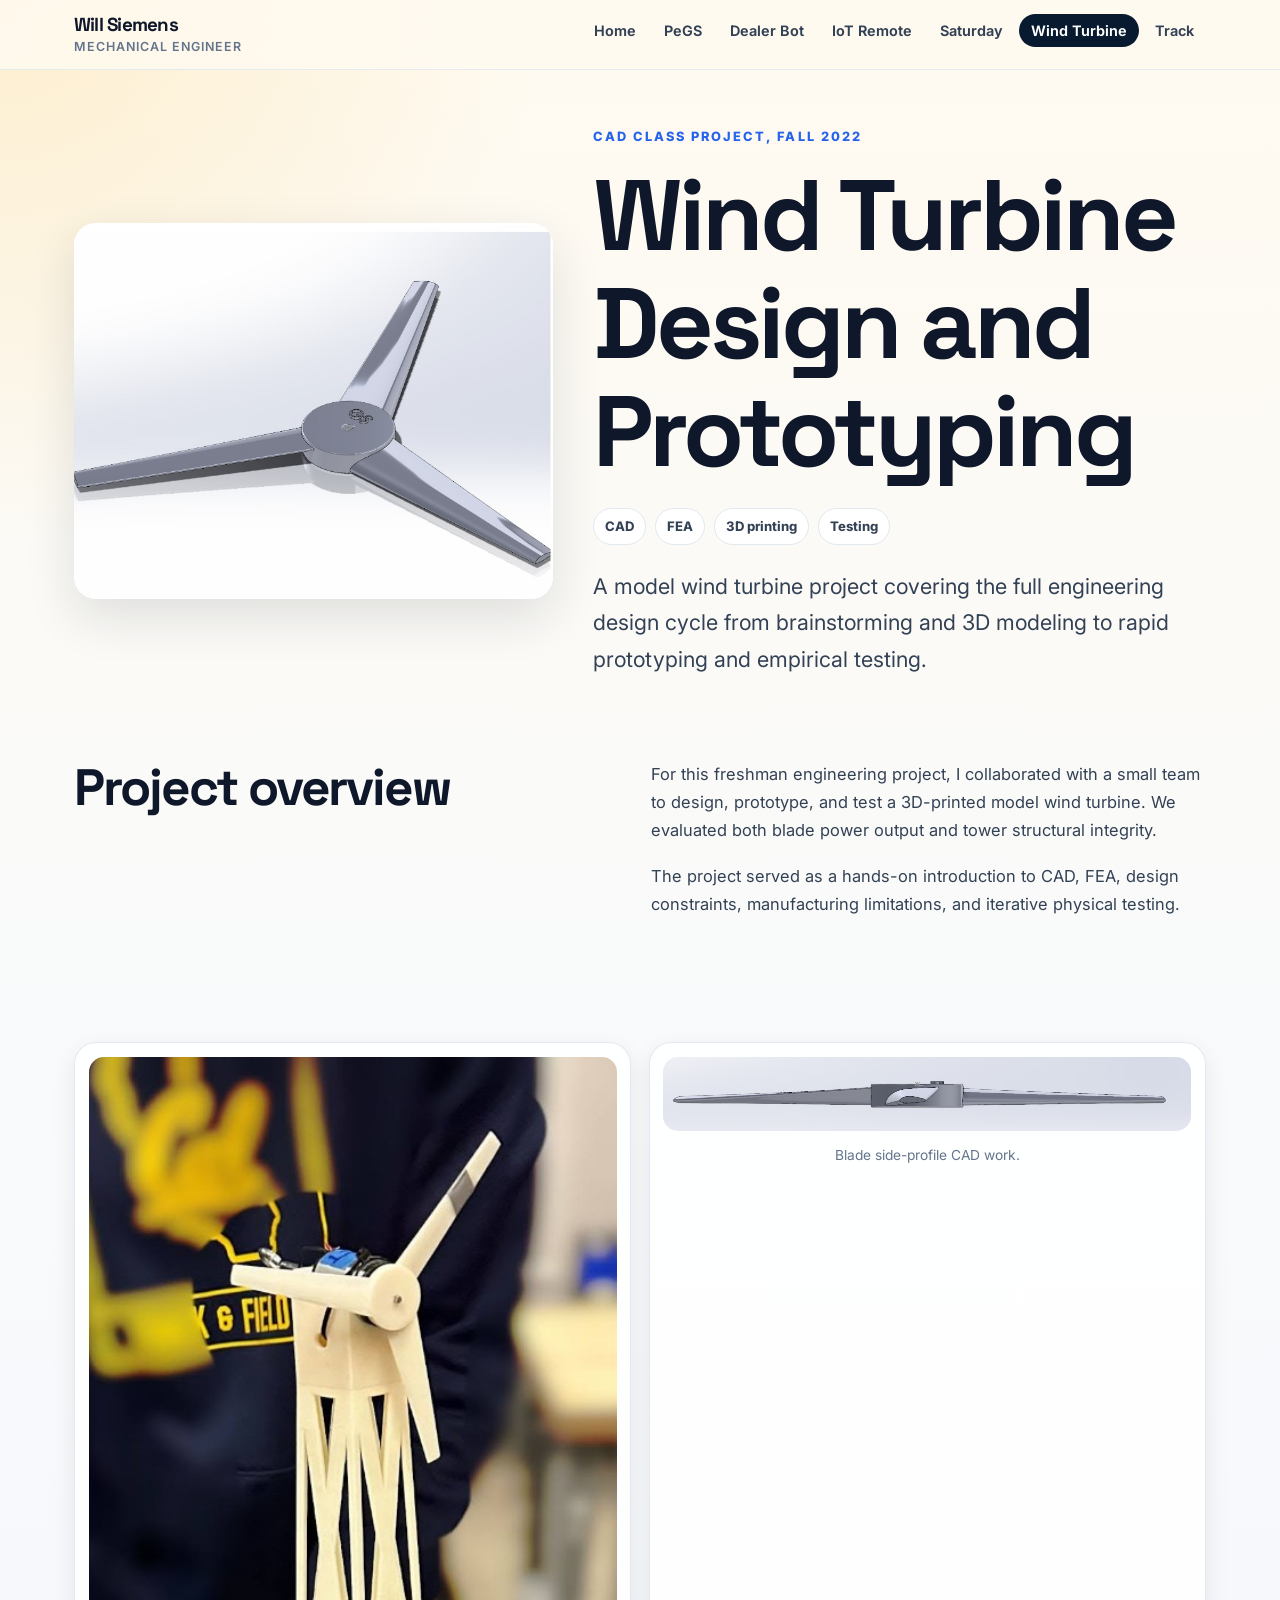
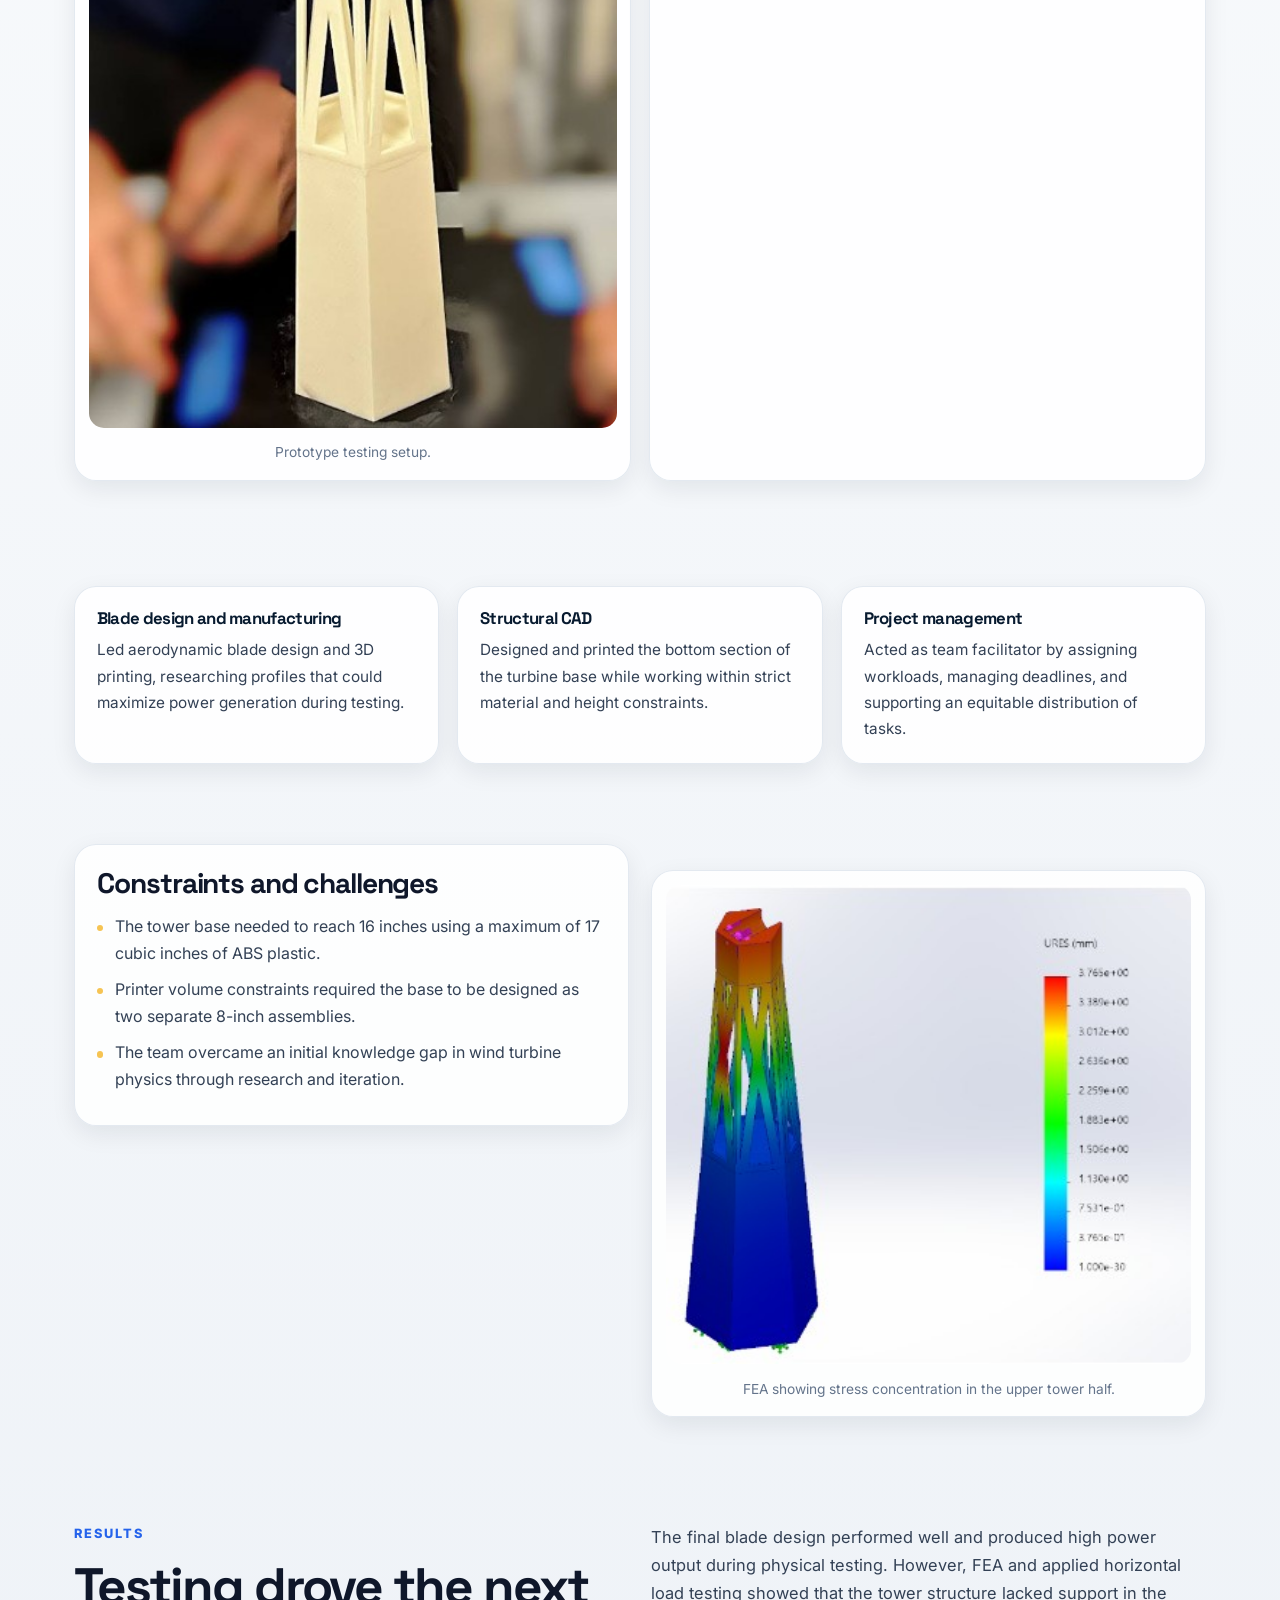
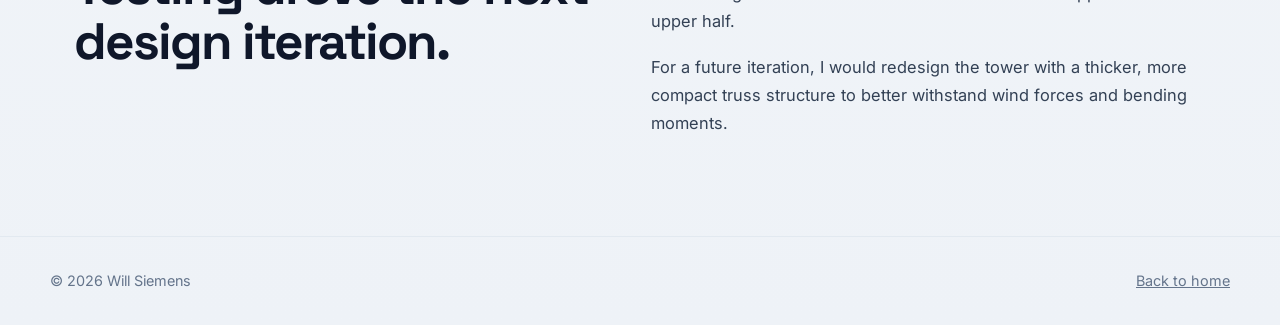
<file: willsiemens.github.io-main/wind-turbine.html>
<!DOCTYPE html>
<html lang="en">
<head>
    <meta charset="UTF-8">
    <meta name="viewport" content="width=device-width, initial-scale=1.0">
    <title>Wind Turbine | Will Siemens</title>
    <meta name="description" content="Wind turbine design and prototyping project by Will Siemens, including CAD, FEA, blade design, and physical testing.">
    <link rel="preconnect" href="https://fonts.googleapis.com">
    <link rel="preconnect" href="https://fonts.gstatic.com" crossorigin>
    <link href="https://fonts.googleapis.com/css2?family=Inter:wght@400;500;600;700;800&family=Space+Grotesk:wght@500;600;700&display=swap" rel="stylesheet">
    <link rel="stylesheet" href="style.css">
</head>
<body>
    <header class="site-header">
        <nav class="nav-shell" aria-label="Primary navigation">
            <a class="brand" href="index.html">
                <span class="brand-name">Will Siemens</span>
                <span class="brand-tagline">Mechanical Engineer</span>
            </a>
            <ul class="nav-links">
                <li><a href="index.html">Home</a></li>
                <li><a href="pegs.html">PeGS</a></li>
                <li><a href="dealer-bot.html">Dealer Bot</a></li>
                <li><a href="iot-remote.html">IoT Remote</a></li>
                <li><a href="saturday-projects.html">Saturday</a></li>
                <li><a class="active" href="wind-turbine.html" aria-current="page">Wind Turbine</a></li>
                <li><a href="track.html">Track</a></li>
            </ul>
        </nav>
    </header>

    <main class="page-shell">
        <section class="project-hero reverse">
            <div class="project-copy">
                <p class="eyebrow">CAD class project, Fall 2022</p>
                <h1>Wind Turbine Design and Prototyping</h1>
                <div class="project-meta">
                    <span class="meta-pill">CAD</span>
                    <span class="meta-pill">FEA</span>
                    <span class="meta-pill">3D printing</span>
                    <span class="meta-pill">Testing</span>
                </div>
                <p class="lede">A model wind turbine project covering the full engineering design cycle from brainstorming and 3D modeling to rapid prototyping and empirical testing.</p>
            </div>
            <div class="project-media contain">
                <img src="photos/turbine-rotor-cad.jpg" alt="Wind turbine rotor CAD model">
            </div>
        </section>

        <section class="two-column section-tight">
            <div>
                <h2>Project overview</h2>
            </div>
            <div>
                <p>For this freshman engineering project, I collaborated with a small team to design, prototype, and test a 3D-printed model wind turbine. We evaluated both blade power output and tower structural integrity.</p>
                <p>The project served as a hands-on introduction to CAD, FEA, design constraints, manufacturing limitations, and iterative physical testing.</p>
            </div>
        </section>

        <section class="section media-grid">
            <div class="image-box">
                <img src="photos/turbine-prototype.jpg" alt="Wind turbine prototype testing">
                <p class="caption">Prototype testing setup.</p>
            </div>
            <div class="image-box">
                <img src="photos/turbine-blade-profile.jpg" alt="Wind turbine blade side profile CAD">
                <p class="caption">Blade side-profile CAD work.</p>
            </div>
        </section>

        <section class="section">
            <div class="specs-grid">
                <div class="spec-box">
                    <h4>Blade design and manufacturing</h4>
                    <p>Led aerodynamic blade design and 3D printing, researching profiles that could maximize power generation during testing.</p>
                </div>
                <div class="spec-box">
                    <h4>Structural CAD</h4>
                    <p>Designed and printed the bottom section of the turbine base while working within strict material and height constraints.</p>
                </div>
                <div class="spec-box">
                    <h4>Project management</h4>
                    <p>Acted as team facilitator by assigning workloads, managing deadlines, and supporting an equitable distribution of tasks.</p>
                </div>
            </div>
        </section>

        <section class="section two-column">
            <div class="feature-panel">
                <h3>Constraints and challenges</h3>
                <ul class="clean-list">
                    <li>The tower base needed to reach 16 inches using a maximum of 17 cubic inches of ABS plastic.</li>
                    <li>Printer volume constraints required the base to be designed as two separate 8-inch assemblies.</li>
                    <li>The team overcame an initial knowledge gap in wind turbine physics through research and iteration.</li>
                </ul>
            </div>
            <div class="image-box">
                <img src="photos/turbine-fea.jpg" alt="Tower FEA analysis showing stress concentration">
                <p class="caption">FEA showing stress concentration in the upper tower half.</p>
            </div>
        </section>

        <section class="section two-column">
            <div>
                <p class="eyebrow">Results</p>
                <h2>Testing drove the next design iteration.</h2>
            </div>
            <div>
                <p>The final blade design performed well and produced high power output during physical testing. However, FEA and applied horizontal load testing showed that the tower structure lacked support in the upper half.</p>
                <p>For a future iteration, I would redesign the tower with a thicker, more compact truss structure to better withstand wind forces and bending moments.</p>
            </div>
        </section>
    </main>

    <footer class="site-footer">
        <div class="footer-shell">
            <span>© 2026 Will Siemens</span>
            <span><a href="index.html">Back to home</a></span>
        </div>
    </footer>
</body>
</html>
</file>
<file: style.css>
/* ============================================================
   Will Siemens Portfolio
   Berkeley blue and gold, set like an engineering drawing:
   flat surfaces, hairline rules, mono notation, square corners.
   ============================================================ */

:root {
    --field: #0a1a2b;
    --field-deep: #081420;
    --surface: #0e2136;
    --surface-2: #122844;
    --ink: #eef3f9;
    --ink-soft: #c9d6e4;
    --muted: #8ea3b8;
    --gold: #fdb515;
    --gold-dim: #c99f3f;
    --gold-pale: #f0d48a;
    --line: rgba(148, 175, 205, 0.22);
    --line-faint: rgba(148, 175, 205, 0.12);
    --line-gold: rgba(253, 181, 21, 0.35);
    --font-serif: "IBM Plex Serif", Georgia, "Times New Roman", serif;
    --font-sans: "IBM Plex Sans", "Segoe UI", Helvetica, Arial, sans-serif;
    --font-mono: "IBM Plex Mono", Consolas, "Courier New", monospace;
    --max-width: 1140px;
}

* {
    box-sizing: border-box;
    margin: 0;
    padding: 0;
}

html {
    scroll-behavior: smooth;
    background: var(--field-deep);
}

body {
    font-family: var(--font-sans);
    color: var(--ink);
    background: var(--field);
    line-height: 1.65;
    min-height: 100vh;
    -webkit-font-smoothing: antialiased;
    text-rendering: optimizeLegibility;
}

/* Faint graph-paper rule, like engineering paper */
body::before {
    content: "";
    position: fixed;
    inset: 0;
    pointer-events: none;
    background-image:
        linear-gradient(rgba(148, 175, 205, 0.045) 1px, transparent 1px),
        linear-gradient(90deg, rgba(148, 175, 205, 0.045) 1px, transparent 1px);
    background-size: 56px 56px;
    mask-image: linear-gradient(180deg, rgba(0, 0, 0, 0.55), transparent 80%);
}

img {
    max-width: 100%;
    display: block;
}

a {
    color: inherit;
}

p {
    color: var(--ink-soft);
    font-size: 1rem;
    margin-bottom: 1.05rem;
}

ul,
ol {
    padding-left: 1.15rem;
    color: var(--ink-soft);
}

li {
    margin-bottom: 0.55rem;
}

strong {
    color: var(--ink);
}

::selection {
    background: rgba(253, 181, 21, 0.28);
}

:focus-visible {
    outline: 2px solid var(--gold);
    outline-offset: 2px;
}

/* Header */
.site-header {
    position: sticky;
    top: 0;
    z-index: 20;
    background: var(--field-deep);
    border-bottom: 1px solid var(--line);
}

.nav-shell {
    max-width: var(--max-width);
    margin: 0 auto;
    padding: 0.9rem 1.35rem;
    display: flex;
    align-items: center;
    justify-content: space-between;
    gap: 1.25rem;
}

.brand {
    text-decoration: none;
    display: flex;
    flex-direction: column;
    line-height: 1.1;
    min-width: 170px;
}

.brand-name {
    font-family: var(--font-serif);
    font-weight: 600;
    letter-spacing: -0.01em;
    font-size: 1.24rem;
    color: var(--ink);
}

.brand-tagline {
    margin-top: 0.3rem;
    color: var(--muted);
    font-family: var(--font-mono);
    font-size: 0.62rem;
    letter-spacing: 0.16em;
    text-transform: uppercase;
}

.nav-links {
    display: flex;
    align-items: center;
    justify-content: flex-end;
    flex-wrap: wrap;
    gap: 0.2rem;
    list-style: none;
    padding: 0;
}

.nav-links li {
    margin: 0;
}

.nav-links a {
    display: inline-flex;
    align-items: center;
    min-height: 2.15rem;
    text-decoration: none;
    color: var(--muted);
    font-family: var(--font-mono);
    font-size: 0.7rem;
    font-weight: 500;
    letter-spacing: 0.08em;
    text-transform: uppercase;
    padding: 0.4rem 0.55rem;
    border-bottom: 1px solid transparent;
    transition: color 0.18s ease, border-color 0.18s ease;
}

.nav-links a:hover,
.nav-links a.active {
    color: var(--gold-pale);
    border-color: var(--gold);
}

/* Layout */
.page-shell {
    position: relative;
    z-index: 1;
    max-width: var(--max-width);
    margin: 0 auto;
    padding: 3.4rem 1.35rem 5rem;
}

.section {
    margin-top: 4.5rem;
}

.section-tight {
    margin-top: 2.8rem;
}

.section-header {
    display: flex;
    align-items: flex-end;
    justify-content: space-between;
    gap: 2rem;
    border-top: 1px solid var(--line);
    padding-top: 1.15rem;
    margin-bottom: 1.5rem;
}

.eyebrow {
    color: var(--gold);
    font-family: var(--font-mono);
    font-size: 0.7rem;
    font-weight: 500;
    letter-spacing: 0.16em;
    text-transform: uppercase;
    margin-bottom: 0.75rem;
}

h1,
h2,
h3,
h4 {
    font-family: var(--font-serif);
    font-weight: 600;
    color: var(--ink);
    letter-spacing: -0.015em;
    line-height: 1.12;
    overflow-wrap: anywhere;
}

h1 {
    font-size: clamp(2.4rem, 5vw, 4.2rem);
    max-width: 900px;
}

h2 {
    font-size: clamp(1.7rem, 3vw, 2.5rem);
}

h3 {
    font-size: clamp(1.14rem, 1.6vw, 1.45rem);
}

h4 {
    font-size: 1.02rem;
    margin-bottom: 0.65rem;
}

h1 + p,
h2 + p,
h3 + p {
    margin-top: 0.85rem;
}

.lede {
    font-size: clamp(1.02rem, 1.45vw, 1.16rem);
    max-width: 760px;
    color: var(--ink-soft);
}

.muted {
    color: var(--muted);
}

/* Page reveal animation */
.reveal-on-scroll {
    opacity: 0;
    transform: translateY(14px);
    transition: opacity 0.6s ease, transform 0.6s ease;
}

.reveal-on-scroll.is-visible {
    opacity: 1;
    transform: translateY(0);
}

@media (prefers-reduced-motion: reduce) {
    html {
        scroll-behavior: auto;
    }

    .reveal-on-scroll {
        opacity: 1;
        transform: none;
        transition: none;
    }

    .btn,
    .project-card,
    .nav-links a {
        transition: none;
    }
}

/* Buttons */
.button-row {
    display: flex;
    flex-wrap: wrap;
    gap: 0.75rem;
    margin-top: 1.5rem;
}

.btn {
    display: inline-flex;
    align-items: center;
    justify-content: center;
    text-decoration: none;
    padding: 0.75rem 1.15rem;
    min-height: 2.75rem;
    font-family: var(--font-mono);
    font-weight: 600;
    font-size: 0.76rem;
    letter-spacing: 0.08em;
    text-transform: uppercase;
    border: 1px solid transparent;
    transition: background 0.18s ease, border-color 0.18s ease, color 0.18s ease;
}

.btn-primary {
    background: var(--gold);
    color: var(--field-deep);
    border-color: var(--gold);
}

.btn-primary:hover {
    background: var(--gold-pale);
    border-color: var(--gold-pale);
}

.btn-secondary {
    background: transparent;
    color: var(--ink);
    border-color: var(--line);
}

.btn-secondary:hover {
    border-color: var(--gold-dim);
    color: var(--gold-pale);
}

/* Home hero */
.home-hero {
    position: relative;
    display: grid;
    grid-template-columns: minmax(0, 1fr) minmax(280px, 390px);
    gap: clamp(2rem, 6vw, 5rem);
    align-items: center;
    padding: clamp(1.5rem, 4vw, 3rem) 0 clamp(2rem, 4vw, 3.5rem);
    border-bottom: 1px solid var(--line);
}

.home-copy {
    min-width: 0;
    max-width: 720px;
    padding: 1rem 0;
}

.home-title {
    font-size: clamp(3.4rem, 7.5vw, 6.4rem);
    line-height: 0.98;
    letter-spacing: -0.025em;
    margin: 0 0 1.15rem;
}

.home-title .name-gold {
    color: var(--gold-dim);
}

.home-subtitle {
    color: var(--ink);
    font-size: clamp(1.1rem, 2vw, 1.4rem);
    font-weight: 500;
    letter-spacing: -0.015em;
    max-width: 680px;
    margin-bottom: 0.7rem;
}

.home-portrait {
    position: relative;
    min-width: 0;
    justify-self: end;
    width: min(100%, 390px);
}

/* Photo frame with drafting crop marks at the corners */
.portrait-frame {
    position: relative;
    border: 1px solid var(--line);
    background: var(--surface);
    padding: 0.55rem;
}

.portrait-frame::before,
.portrait-frame::after {
    content: "";
    position: absolute;
    width: 16px;
    height: 16px;
    pointer-events: none;
}

.portrait-frame::before {
    top: -1px;
    left: -1px;
    border-top: 2px solid var(--gold);
    border-left: 2px solid var(--gold);
}

.portrait-frame::after {
    bottom: -1px;
    right: -1px;
    border-bottom: 2px solid var(--gold);
    border-right: 2px solid var(--gold);
}

.portrait-frame img {
    width: 100%;
    height: clamp(360px, 48vh, 500px);
    object-fit: cover;
    object-position: center 16%;
    filter: saturate(0.96) contrast(1.02);
}

/* Grids */
.project-grid,
.skills-grid,
.specs-grid,
.stats-grid {
    display: grid;
    gap: 1.1rem;
}

.project-grid {
    grid-template-columns: repeat(2, minmax(0, 1fr));
}

.skills-grid,
.specs-grid {
    grid-template-columns: repeat(3, minmax(0, 1fr));
    gap: 1.75rem 2.25rem;
}

/* Spec entries read as ruled drawing notes, not cards */
.spec-box,
.skill-card {
    background: transparent;
    border: 0;
    border-top: 1px solid var(--line);
    padding: 1.05rem 0 0;
}

.spec-box h4,
.skill-card h4 {
    color: var(--gold-pale);
    position: relative;
    padding-top: 0.6rem;
}

.spec-box h4::before,
.skill-card h4::before {
    content: "";
    position: absolute;
    top: -1.05rem;
    left: 0;
    width: 2rem;
    border-top: 3px solid var(--gold);
}

/* Boxed panels: flat, single hairline */
.card,
.project-card,
.stat-card,
.feature-panel,
.image-box,
.media-card,
.credit-block {
    background: var(--surface);
    border: 1px solid var(--line);
}

.project-card {
    overflow: hidden;
    text-decoration: none;
    color: inherit;
    display: flex;
    flex-direction: column;
    min-height: 100%;
    transition: border-color 0.2s ease;
}

.project-card:hover {
    border-color: var(--gold-dim);
}

.project-card:hover h3 {
    color: var(--gold-pale);
}

.project-card img {
    width: 100%;
    height: 230px;
    object-fit: cover;
    border-bottom: 1px solid var(--line);
}

.project-card-body {
    padding: 1.2rem;
    display: flex;
    flex-direction: column;
    flex: 1;
}

.project-card-body p {
    font-size: 0.92rem;
    margin: 0;
}

.project-card-body h3 {
    margin-bottom: 0.55rem;
    transition: color 0.2s ease;
}

.tag-row {
    display: flex;
    flex-wrap: wrap;
    gap: 0.4rem;
    margin-top: auto;
    padding-top: 1.05rem;
}

.tag,
.meta-pill {
    display: inline-flex;
    align-items: center;
    background: transparent;
    border: 1px solid rgba(253, 181, 21, 0.3);
    color: var(--gold-pale);
    font-family: var(--font-mono);
    font-weight: 500;
    letter-spacing: 0.05em;
    text-transform: uppercase;
}

.tag {
    font-size: 0.62rem;
    padding: 0.26rem 0.48rem;
}

.feature-panel {
    padding: 1.35rem;
}

.feature-panel h3,
.feature-panel h4 {
    color: var(--gold-pale);
}

.clean-list {
    list-style: none;
    padding: 0;
    margin-top: 0.85rem;
}

.clean-list li {
    position: relative;
    padding-left: 1rem;
}

.clean-list li::before {
    content: "";
    position: absolute;
    left: 0;
    top: 0.72rem;
    width: 0.32rem;
    height: 0.32rem;
    background: var(--gold);
}

/* Contact band */
.contact-card {
    display: grid;
    grid-template-columns: minmax(0, 1fr) auto;
    gap: 2rem;
    align-items: center;
    background: var(--surface);
    color: var(--ink);
    border: 1px solid var(--line-gold);
    padding: clamp(1.35rem, 3vw, 2.25rem);
}

.contact-card h2,
.contact-card p {
    color: var(--ink);
}

.contact-card p {
    color: var(--ink-soft);
    margin-bottom: 0;
}

/* Project pages */
.project-hero {
    display: grid;
    grid-template-columns: minmax(0, 1fr) minmax(300px, 0.82fr);
    gap: 2.25rem;
    align-items: center;
    margin-bottom: 3.2rem;
}

.project-hero h1 {
    font-size: clamp(2.3rem, 4.4vw, 3.8rem);
}

.project-hero.reverse {
    grid-template-columns: minmax(300px, 0.82fr) minmax(0, 1fr);
}

.project-hero.reverse .project-copy {
    order: 2;
}

.project-hero.reverse .project-media {
    order: 1;
}

.project-copy {
    min-width: 0;
}

.project-meta {
    display: flex;
    flex-wrap: wrap;
    gap: 0.45rem;
    margin: 1.15rem 0 1.25rem;
}

.meta-pill {
    padding: 0.32rem 0.55rem;
    font-size: 0.66rem;
}

.project-media {
    position: relative;
    min-width: 0;
    border: 1px solid var(--line);
    background: var(--surface);
    padding: 0.55rem;
}

.project-media::before,
.project-media::after {
    content: "";
    position: absolute;
    width: 16px;
    height: 16px;
    pointer-events: none;
}

.project-media::before {
    top: -1px;
    left: -1px;
    border-top: 2px solid var(--gold);
    border-left: 2px solid var(--gold);
}

.project-media::after {
    bottom: -1px;
    right: -1px;
    border-bottom: 2px solid var(--gold);
    border-right: 2px solid var(--gold);
}

.project-media img,
.media-card img {
    width: 100%;
    object-fit: cover;
}

.project-media img {
    max-height: 500px;
    aspect-ratio: 4 / 3;
}

.project-media.contain img,
.media-card.contain img {
    object-fit: contain;
    background: var(--field-deep);
}

.spec-box p {
    margin-bottom: 0;
    font-size: 0.94rem;
}

.image-box {
    padding: 0.6rem;
    margin: 0;
    overflow: hidden;
    align-self: start;
}

.image-box img {
    width: 100%;
    height: auto;
    max-height: 560px;
    object-fit: contain;
    background: var(--field-deep);
}

.image-box.image-photo img {
    height: min(52vw, 520px);
    object-fit: cover;
    object-position: center;
}

.image-box.image-top img {
    height: min(52vw, 520px);
    object-fit: cover;
    object-position: center top;
}

.image-box.image-compact img {
    max-height: 340px;
    object-fit: contain;
}

.caption {
    color: var(--muted);
    font-family: var(--font-mono);
    font-size: 0.72rem;
    line-height: 1.55;
    margin: 0.7rem 0.15rem 0.1rem;
    text-align: left;
}

.caption strong {
    color: var(--gold-pale);
    font-weight: 600;
}

.two-column {
    display: grid;
    grid-template-columns: repeat(2, minmax(0, 1fr));
    gap: 1.75rem;
    align-items: start;
}

.media-grid {
    display: grid;
    grid-template-columns: repeat(2, minmax(0, 1fr));
    gap: 1rem;
    align-items: start;
}

.media-grid.four {
    grid-template-columns: repeat(4, minmax(0, 1fr));
}

.media-card {
    padding: 0.6rem;
}

.media-card img {
    aspect-ratio: 4 / 3;
}

.divider {
    height: 1px;
    background: var(--line);
    margin: 3.4rem 0;
}

.stats-grid {
    grid-template-columns: repeat(3, minmax(0, 1fr));
}

.stat-card {
    text-align: center;
    padding: 1.65rem 1rem;
}

.stat-card big {
    display: block;
    font-family: var(--font-serif);
    font-size: clamp(2rem, 4vw, 2.9rem);
    line-height: 1;
    color: var(--gold);
    font-weight: 600;
    margin-bottom: 0.5rem;
    letter-spacing: -0.02em;
}

.stat-card span {
    color: var(--ink-soft);
    font-size: 0.92rem;
}

.credit-block {
    padding: 1.15rem 1.25rem;
    color: var(--muted);
    font-size: 0.88rem;
}

.credit-block p {
    color: var(--muted);
    font-size: 0.88rem;
    margin-bottom: 0.55rem;
}

.credit-block h4 {
    color: var(--gold-pale);
}

/* Footer set like a drawing title block */
.site-footer {
    position: relative;
    z-index: 1;
    border-top: 1px solid var(--line-gold);
    background: var(--field-deep);
}

.footer-shell {
    max-width: var(--max-width);
    margin: 0 auto;
    padding: 0 1.35rem;
    display: grid;
    grid-template-columns: repeat(4, minmax(0, 1fr));
}

.tb-cell {
    display: flex;
    flex-direction: column;
    gap: 0.3rem;
    padding: 1.1rem 1.25rem 1.2rem;
    border-left: 1px solid var(--line-faint);
    min-width: 0;
}

.tb-cell:first-child {
    border-left: 0;
    padding-left: 0;
}

.tb-label {
    color: var(--muted);
    font-family: var(--font-mono);
    font-size: 0.6rem;
    letter-spacing: 0.16em;
    text-transform: uppercase;
}

.tb-value {
    color: var(--ink-soft);
    font-size: 0.86rem;
    overflow-wrap: anywhere;
}

.tb-value a,
.footer-shell a {
    color: var(--gold-pale);
    text-decoration: none;
}

.tb-value a:hover,
.footer-shell a:hover {
    text-decoration: underline;
}

/* Responsive */
@media (max-width: 1020px) {
    .home-hero,
    .project-hero,
    .project-hero.reverse,
    .contact-card {
        grid-template-columns: 1fr;
    }

    .project-hero.reverse .project-copy,
    .project-hero.reverse .project-media {
        order: initial;
    }

    .skills-grid,
    .specs-grid,
    .media-grid.four {
        grid-template-columns: repeat(2, minmax(0, 1fr));
    }

    .nav-shell {
        align-items: flex-start;
        flex-direction: column;
        gap: 0.85rem;
    }

    .nav-links {
        justify-content: flex-start;
    }

    .home-portrait {
        justify-self: start;
        width: min(100%, 360px);
    }

    .portrait-frame img {
        height: auto;
        aspect-ratio: 4 / 5;
    }

    .footer-shell {
        grid-template-columns: repeat(2, minmax(0, 1fr));
    }

    .tb-cell {
        padding: 1rem 1.1rem;
    }

    .tb-cell:nth-child(odd) {
        border-left: 0;
        padding-left: 0;
    }
}

@media (max-width: 700px) {
    .page-shell {
        padding: 2rem 1rem 4rem;
    }

    .section {
        margin-top: 3.2rem;
    }

    .section-tight {
        margin-top: 2.2rem;
    }

    .project-grid,
    .skills-grid,
    .specs-grid,
    .stats-grid,
    .two-column,
    .media-grid,
    .media-grid.four {
        grid-template-columns: 1fr;
    }

    .home-title {
        font-size: clamp(2.9rem, 15vw, 4.6rem);
    }

    .home-portrait {
        width: min(100%, 320px);
    }

    .nav-links a {
        padding: 0.38rem 0.48rem;
        font-size: 0.66rem;
    }

    h1,
    .project-hero h1 {
        font-size: 2.25rem;
    }

    h2 {
        font-size: 1.65rem;
    }

    .button-row {
        align-items: stretch;
    }

    .btn {
        width: 100%;
    }

    .image-box.image-photo img,
    .image-box.image-top img {
        height: auto;
    }

    .footer-shell {
        grid-template-columns: 1fr;
    }

    .tb-cell {
        border-left: 0;
        padding: 0.85rem 0;
        border-top: 1px solid var(--line-faint);
    }

    .tb-cell:first-child {
        border-top: 0;
    }
}
</file>
<file: willsiemens.github.io-main/style.css>
/* ============================================================
   Will Siemens Portfolio
   Modern static GitHub Pages styling
   ============================================================ */

:root {
    --ink: #0f172a;
    --ink-soft: #334155;
    --muted: #64748b;
    --navy: #071a2f;
    --navy-2: #0d2a4d;
    --blue: #2563eb;
    --gold: #f6c453;
    --gold-soft: #fff3cf;
    --surface: #ffffff;
    --surface-soft: #f8fafc;
    --surface-warm: #f6f2ea;
    --line: #e2e8f0;
    --shadow-sm: 0 8px 24px rgba(15, 23, 42, 0.08);
    --shadow-md: 0 18px 50px rgba(15, 23, 42, 0.12);
    --radius: 22px;
    --radius-sm: 14px;
    --max-width: 1180px;
}

* {
    box-sizing: border-box;
    margin: 0;
    padding: 0;
}

html {
    scroll-behavior: smooth;
}

body {
    font-family: "Inter", -apple-system, BlinkMacSystemFont, "Segoe UI", sans-serif;
    color: var(--ink);
    background:
        radial-gradient(circle at top left, rgba(246, 196, 83, 0.22), transparent 34rem),
        linear-gradient(180deg, #fffaf0 0%, #f8fafc 32%, #eef2f7 100%);
    line-height: 1.7;
    min-height: 100vh;
    -webkit-font-smoothing: antialiased;
}

img {
    max-width: 100%;
    display: block;
}

a {
    color: inherit;
}

p {
    color: var(--ink-soft);
    font-size: 1.03rem;
    margin-bottom: 1.15rem;
}

ul {
    padding-left: 1.15rem;
    color: var(--ink-soft);
}

li {
    margin-bottom: 0.55rem;
}

strong {
    color: var(--ink);
}

/* Header */
.site-header {
    position: sticky;
    top: 0;
    z-index: 20;
    backdrop-filter: blur(20px);
    background: rgba(255, 250, 240, 0.88);
    border-bottom: 1px solid rgba(226, 232, 240, 0.85);
}

.nav-shell {
    max-width: var(--max-width);
    margin: 0 auto;
    padding: 0.95rem 1.5rem;
    display: flex;
    align-items: center;
    justify-content: space-between;
    gap: 1.5rem;
}

.brand {
    text-decoration: none;
    display: flex;
    flex-direction: column;
    line-height: 1.1;
    min-width: 170px;
}

.brand-name {
    font-family: "Space Grotesk", "Inter", sans-serif;
    font-weight: 700;
    letter-spacing: -0.04em;
    font-size: 1.18rem;
}

.brand-tagline {
    margin-top: 0.28rem;
    color: var(--muted);
    font-size: 0.78rem;
    font-weight: 600;
    letter-spacing: 0.08em;
    text-transform: uppercase;
}

.nav-links {
    display: flex;
    align-items: center;
    justify-content: flex-end;
    flex-wrap: wrap;
    gap: 0.25rem;
    list-style: none;
    padding: 0;
}

.nav-links a {
    text-decoration: none;
    color: var(--ink-soft);
    font-size: 0.9rem;
    font-weight: 650;
    padding: 0.5rem 0.75rem;
    border-radius: 999px;
    transition: background 0.2s ease, color 0.2s ease, transform 0.2s ease;
}

.nav-links a:hover,
.nav-links a.active {
    background: var(--navy);
    color: white;
    transform: translateY(-1px);
}

/* Layout */
.page-shell {
    max-width: var(--max-width);
    margin: 0 auto;
    padding: 3.5rem 1.5rem 5rem;
}

.section {
    margin-top: 5rem;
}

.section-tight {
    margin-top: 3rem;
}

.section-header {
    display: flex;
    align-items: flex-end;
    justify-content: space-between;
    gap: 2rem;
    margin-bottom: 1.75rem;
}

.eyebrow {
    color: var(--blue);
    font-size: 0.8rem;
    font-weight: 800;
    letter-spacing: 0.16em;
    text-transform: uppercase;
    margin-bottom: 0.9rem;
}

h1,
h2,
h3,
h4 {
    font-family: "Space Grotesk", "Inter", sans-serif;
    color: var(--ink);
    letter-spacing: -0.04em;
    line-height: 1.08;
}

h1 {
    font-size: clamp(3rem, 8vw, 6.25rem);
    max-width: 930px;
}

h2 {
    font-size: clamp(2rem, 4vw, 3.35rem);
}

h3 {
    font-size: clamp(1.35rem, 2.2vw, 2rem);
}

h4 {
    font-size: 1.05rem;
    margin-bottom: 0.65rem;
}

.lede {
    font-size: clamp(1.14rem, 2vw, 1.35rem);
    max-width: 760px;
    color: var(--ink-soft);
}

.muted {
    color: var(--muted);
}

/* Buttons */
.button-row {
    display: flex;
    flex-wrap: wrap;
    gap: 0.85rem;
    margin-top: 1.6rem;
}

.btn {
    display: inline-flex;
    align-items: center;
    justify-content: center;
    text-decoration: none;
    border-radius: 999px;
    padding: 0.85rem 1.15rem;
    font-weight: 750;
    font-size: 0.94rem;
    transition: transform 0.2s ease, box-shadow 0.2s ease, background 0.2s ease;
}

.btn:hover {
    transform: translateY(-2px);
}

.btn-primary {
    background: var(--navy);
    color: white;
    box-shadow: 0 12px 30px rgba(7, 26, 47, 0.22);
}

.btn-primary:hover {
    background: var(--navy-2);
    box-shadow: 0 16px 38px rgba(7, 26, 47, 0.28);
}

.btn-secondary {
    background: white;
    color: var(--ink);
    border: 1px solid var(--line);
}

.btn-secondary:hover {
    border-color: #cbd5e1;
    box-shadow: var(--shadow-sm);
}

/* Home */
.hero {
    display: grid;
    grid-template-columns: minmax(0, 1.25fr) minmax(280px, 0.75fr);
    gap: 2.5rem;
    align-items: center;
    min-height: calc(100vh - 7rem);
}

.hero-card {
    background: rgba(255, 255, 255, 0.72);
    border: 1px solid rgba(226, 232, 240, 0.85);
    border-radius: calc(var(--radius) + 10px);
    padding: clamp(1.4rem, 3vw, 2.4rem);
    box-shadow: var(--shadow-md);
}

.hero-visual {
    position: relative;
}

.hero-visual img {
    width: 100%;
    aspect-ratio: 4 / 5;
    object-fit: cover;
    border-radius: calc(var(--radius) + 10px);
    box-shadow: var(--shadow-md);
}

.hero-visual::before {
    content: "";
    position: absolute;
    inset: -1rem 1.2rem 1.2rem -1rem;
    border: 2px solid rgba(246, 196, 83, 0.75);
    border-radius: calc(var(--radius) + 10px);
    z-index: -1;
}

.hero-kpis {
    display: grid;
    grid-template-columns: repeat(3, minmax(0, 1fr));
    gap: 0.85rem;
    margin-top: 2rem;
}

.kpi-card {
    background: var(--surface-soft);
    border: 1px solid var(--line);
    border-radius: var(--radius-sm);
    padding: 1rem;
}

.kpi-card strong {
    display: block;
    font-family: "Space Grotesk", "Inter", sans-serif;
    font-size: 1.2rem;
}

.kpi-card span {
    color: var(--muted);
    font-size: 0.83rem;
    font-weight: 650;
}

.project-grid,
.skills-grid,
.specs-grid,
.stats-grid {
    display: grid;
    gap: 1.15rem;
}

.project-grid {
    grid-template-columns: repeat(3, minmax(0, 1fr));
}

.skills-grid,
.specs-grid {
    grid-template-columns: repeat(3, minmax(0, 1fr));
}

.card,
.project-card,
.spec-box,
.stat-card,
.feature-panel,
.image-box {
    background: rgba(255, 255, 255, 0.86);
    border: 1px solid rgba(226, 232, 240, 0.95);
    border-radius: var(--radius);
    box-shadow: var(--shadow-sm);
}

.project-card {
    overflow: hidden;
    text-decoration: none;
    color: inherit;
    display: flex;
    flex-direction: column;
    transition: transform 0.22s ease, box-shadow 0.22s ease;
}

.project-card:hover {
    transform: translateY(-5px);
    box-shadow: var(--shadow-md);
}

.project-card img {
    width: 100%;
    height: 190px;
    object-fit: cover;
}

.project-card-body {
    padding: 1.2rem;
}

.project-card-body p {
    font-size: 0.94rem;
    margin-bottom: 0;
}

.tag-row {
    display: flex;
    flex-wrap: wrap;
    gap: 0.45rem;
    margin-top: 1rem;
}

.tag {
    display: inline-flex;
    align-items: center;
    border-radius: 999px;
    background: var(--gold-soft);
    color: #7a5200;
    font-size: 0.72rem;
    font-weight: 800;
    padding: 0.28rem 0.55rem;
    letter-spacing: 0.02em;
}

.skill-card,
.feature-panel {
    padding: 1.4rem;
}

.skill-card h4,
.spec-box h4 {
    color: var(--navy);
}

.clean-list {
    list-style: none;
    padding: 0;
    margin-top: 0.9rem;
}

.clean-list li {
    position: relative;
    padding-left: 1.1rem;
}

.clean-list li::before {
    content: "";
    position: absolute;
    left: 0;
    top: 0.78rem;
    width: 0.38rem;
    height: 0.38rem;
    background: var(--gold);
    border-radius: 999px;
}

.contact-card {
    display: grid;
    grid-template-columns: minmax(0, 1fr) auto;
    gap: 2rem;
    align-items: center;
    background: var(--navy);
    color: white;
    border-radius: calc(var(--radius) + 8px);
    padding: clamp(1.4rem, 3vw, 2.4rem);
    box-shadow: var(--shadow-md);
}

.contact-card h2,
.contact-card p {
    color: white;
}

.contact-card p {
    opacity: 0.78;
    margin-bottom: 0;
}

.contact-card .btn-primary {
    background: var(--gold);
    color: var(--ink);
    box-shadow: none;
}

.contact-card .btn-secondary {
    background: rgba(255, 255, 255, 0.08);
    color: white;
    border-color: rgba(255, 255, 255, 0.18);
}

/* Project pages */
.project-hero {
    display: grid;
    grid-template-columns: minmax(0, 1fr) minmax(320px, 0.78fr);
    gap: 2.5rem;
    align-items: center;
    margin-bottom: 4rem;
}

.project-hero.reverse {
    grid-template-columns: minmax(320px, 0.78fr) minmax(0, 1fr);
}

.project-hero.reverse .project-copy {
    order: 2;
}

.project-hero.reverse .project-media {
    order: 1;
}

.project-meta {
    display: flex;
    flex-wrap: wrap;
    gap: 0.55rem;
    margin: 1.35rem 0 1.4rem;
}

.meta-pill {
    background: white;
    border: 1px solid var(--line);
    color: var(--ink-soft);
    border-radius: 999px;
    padding: 0.4rem 0.7rem;
    font-size: 0.82rem;
    font-weight: 750;
}

.project-media img,
.media-card img {
    width: 100%;
    border-radius: var(--radius);
    box-shadow: var(--shadow-md);
    object-fit: cover;
}

.project-media.contain img,
.media-card.contain img {
    object-fit: contain;
    background: white;
}

.spec-box {
    padding: 1.35rem;
}

.spec-box p {
    margin-bottom: 0;
    font-size: 0.96rem;
}

.image-box {
    padding: 0.85rem;
    margin: 1.6rem 0;
    overflow: hidden;
}

.image-box img {
    border-radius: calc(var(--radius) - 7px);
    width: 100%;
}

.caption {
    color: var(--muted);
    font-size: 0.86rem;
    margin: 0.85rem 0 0.1rem;
    text-align: center;
}

.two-column {
    display: grid;
    grid-template-columns: repeat(2, minmax(0, 1fr));
    gap: 1.4rem;
    align-items: start;
}

.media-grid {
    display: grid;
    grid-template-columns: repeat(2, minmax(0, 1fr));
    gap: 1.1rem;
}

.media-grid.four {
    grid-template-columns: repeat(4, minmax(0, 1fr));
}

.media-card {
    background: white;
    border: 1px solid var(--line);
    border-radius: var(--radius);
    padding: 0.75rem;
    box-shadow: var(--shadow-sm);
}

.divider {
    height: 1px;
    background: linear-gradient(90deg, transparent, #cbd5e1, transparent);
    margin: 4rem 0;
}

.stats-grid {
    grid-template-columns: repeat(3, minmax(0, 1fr));
}

.stat-card {
    text-align: center;
    padding: 1.8rem 1rem;
}

.stat-card big {
    display: block;
    font-family: "Space Grotesk", "Inter", sans-serif;
    font-size: clamp(2.1rem, 4vw, 3.2rem);
    line-height: 1;
    color: var(--navy);
    font-weight: 800;
    margin-bottom: 0.45rem;
}

.stat-card span {
    color: var(--muted);
    font-weight: 700;
}

.credit-block {
    background: rgba(255, 255, 255, 0.78);
    border: 1px solid var(--line);
    border-radius: var(--radius);
    padding: 1.2rem;
    color: var(--muted);
    font-size: 0.92rem;
}

.site-footer {
    border-top: 1px solid rgba(226, 232, 240, 0.9);
    padding: 2rem 1.5rem;
    color: var(--muted);
}

.footer-shell {
    max-width: var(--max-width);
    margin: 0 auto;
    display: flex;
    justify-content: space-between;
    gap: 1rem;
    flex-wrap: wrap;
    font-size: 0.9rem;
}

/* Responsive */
@media (max-width: 980px) {
    .hero,
    .project-hero,
    .project-hero.reverse,
    .contact-card {
        grid-template-columns: 1fr;
    }

    .project-hero.reverse .project-copy,
    .project-hero.reverse .project-media {
        order: initial;
    }

    .project-grid,
    .skills-grid,
    .specs-grid,
    .media-grid.four {
        grid-template-columns: repeat(2, minmax(0, 1fr));
    }

    .nav-shell {
        align-items: flex-start;
        flex-direction: column;
        gap: 0.9rem;
    }

    .nav-links {
        justify-content: flex-start;
    }
}

@media (max-width: 680px) {
    .page-shell {
        padding: 2rem 1rem 4rem;
    }

    .hero {
        min-height: auto;
    }

    .hero-kpis,
    .project-grid,
    .skills-grid,
    .specs-grid,
    .stats-grid,
    .two-column,
    .media-grid,
    .media-grid.four {
        grid-template-columns: 1fr;
    }

    .hero-card {
        padding: 1.15rem;
    }

    .section {
        margin-top: 3.5rem;
    }

    .nav-links a {
        padding: 0.42rem 0.62rem;
        font-size: 0.84rem;
    }

    h1 {
        font-size: 2.65rem;
    }
}
</file>
